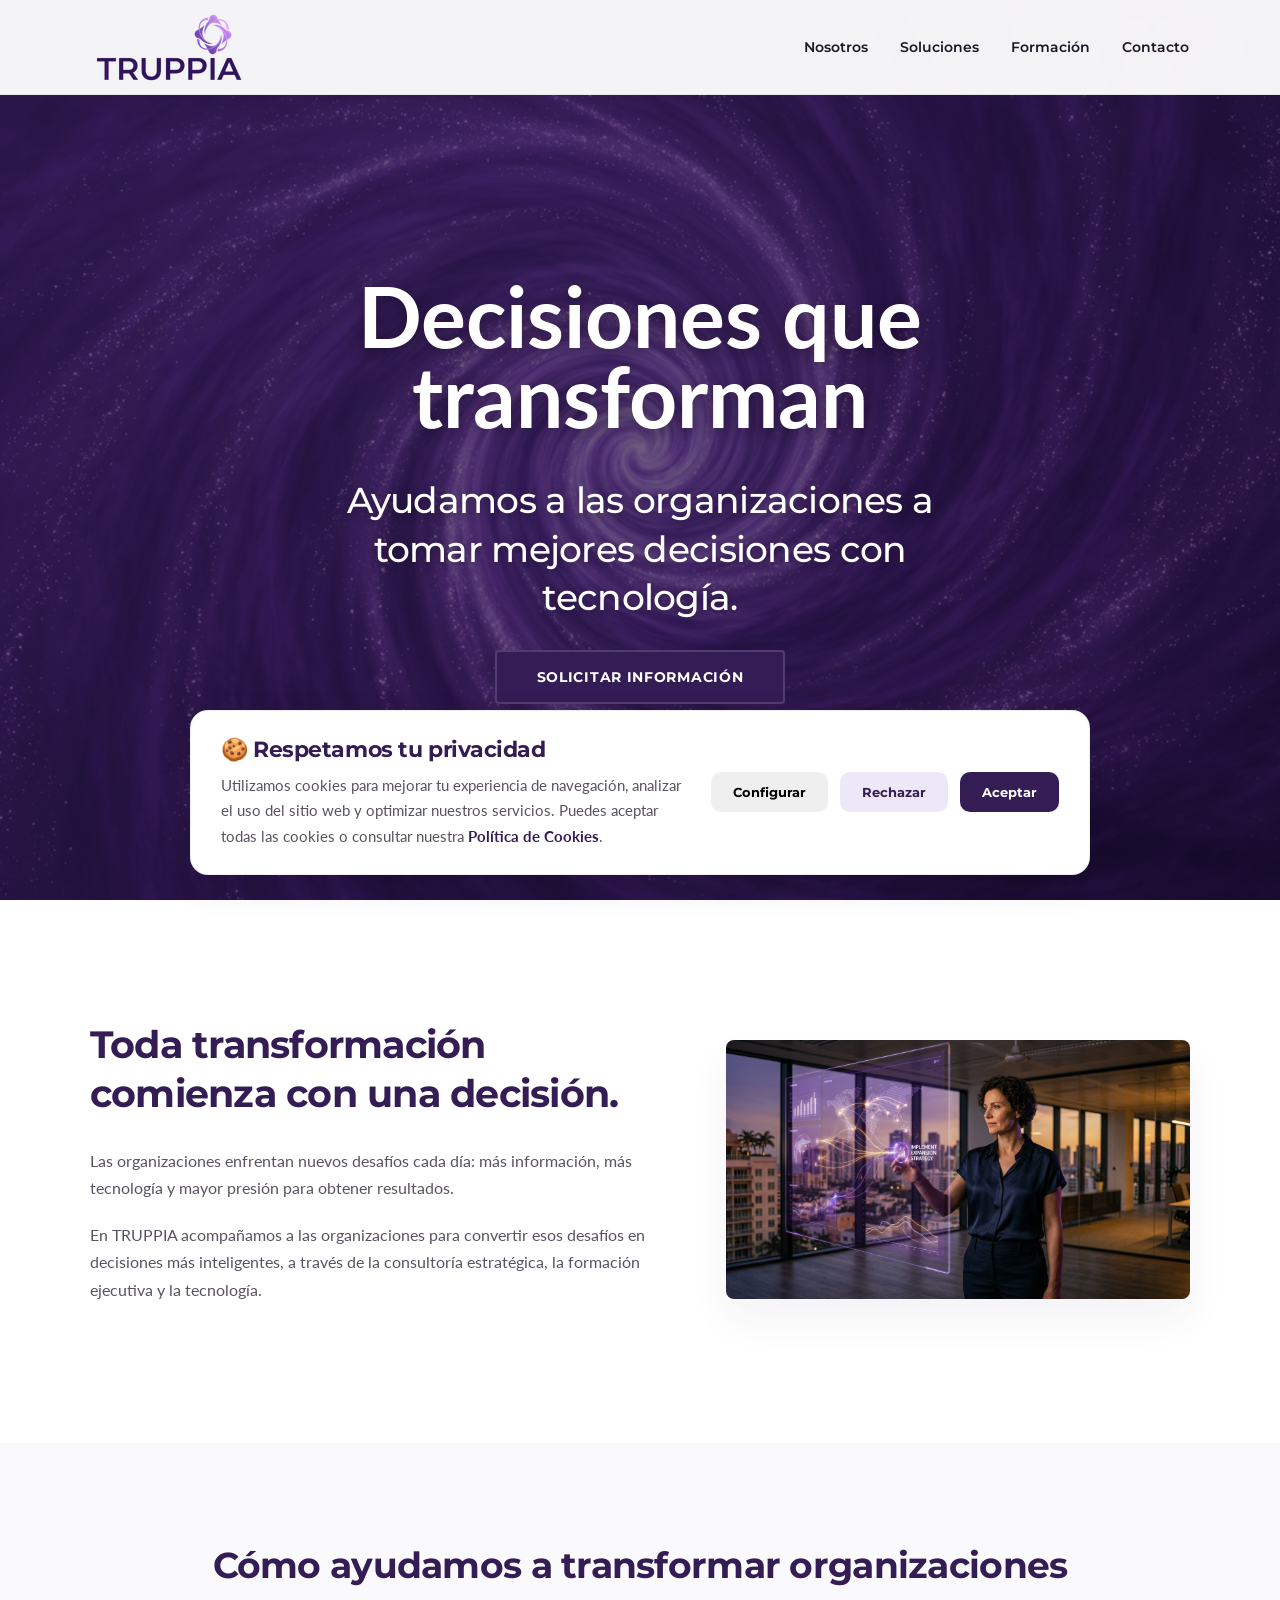
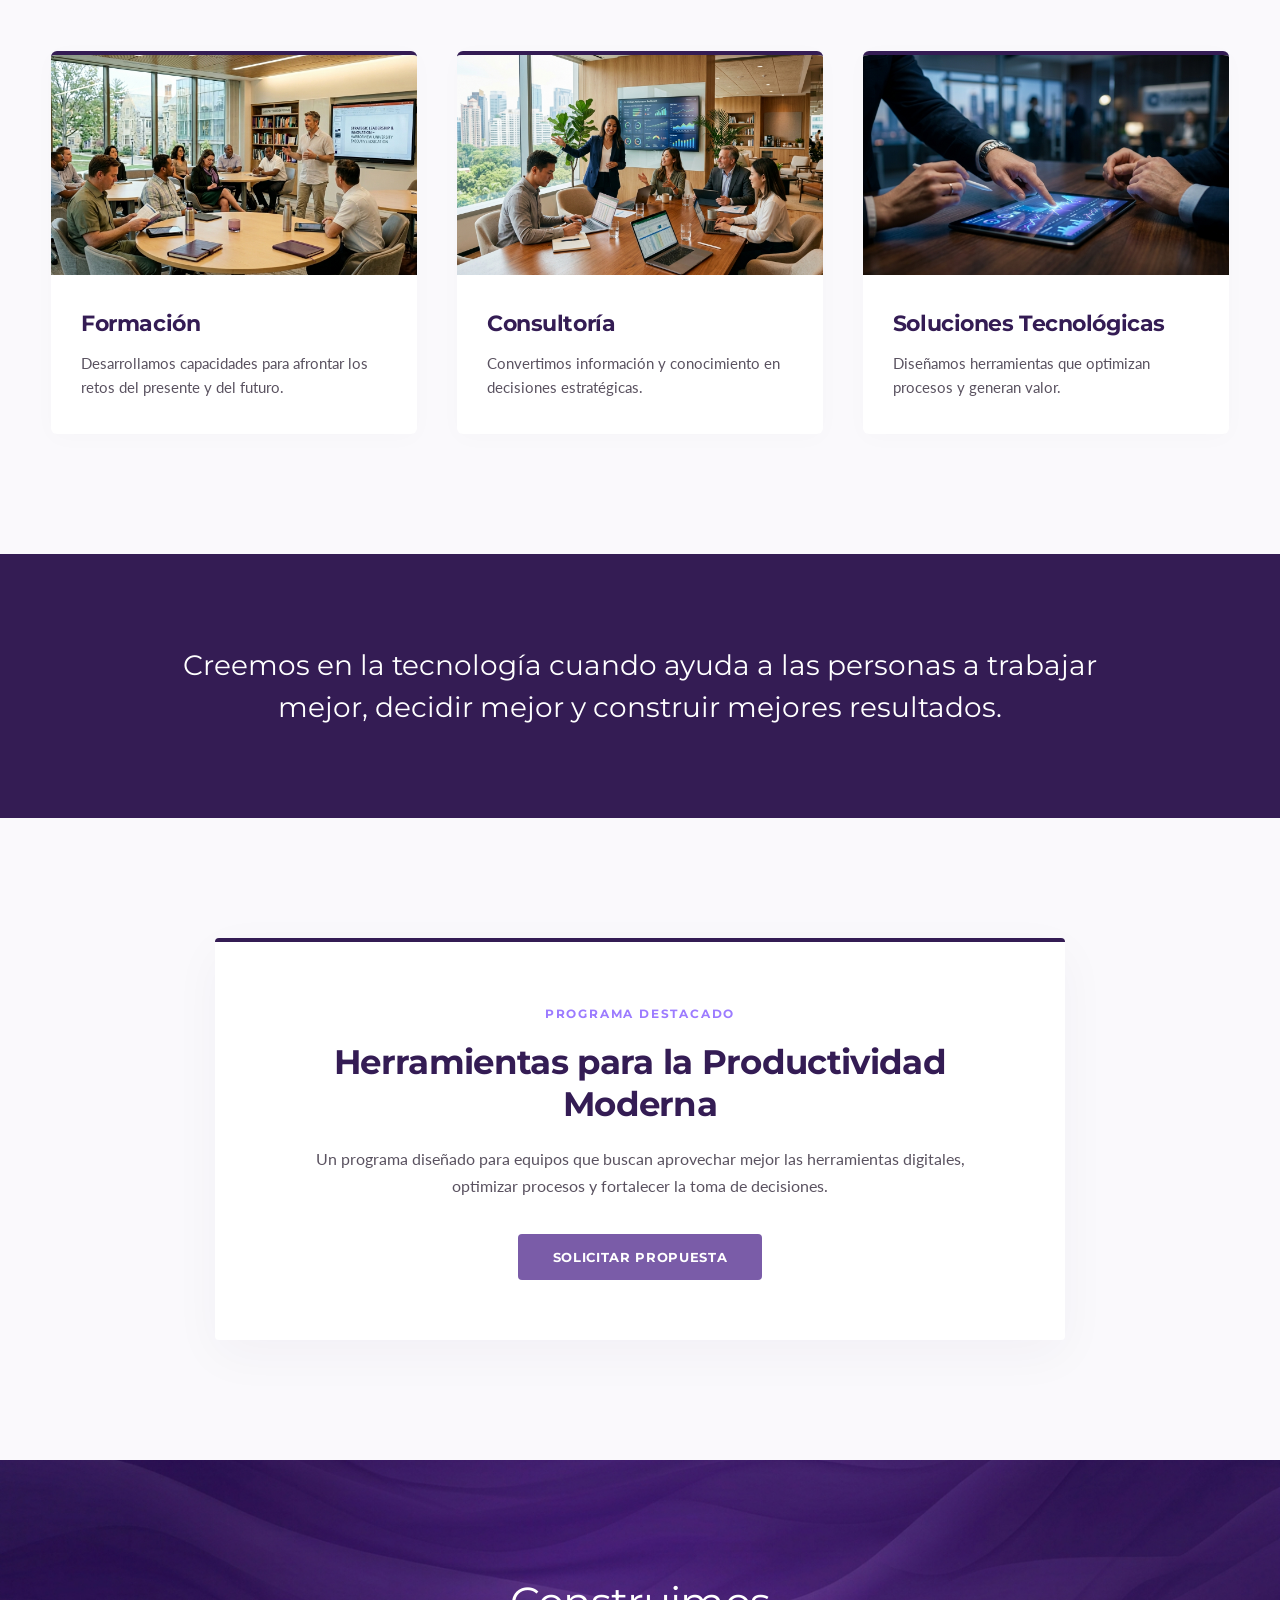
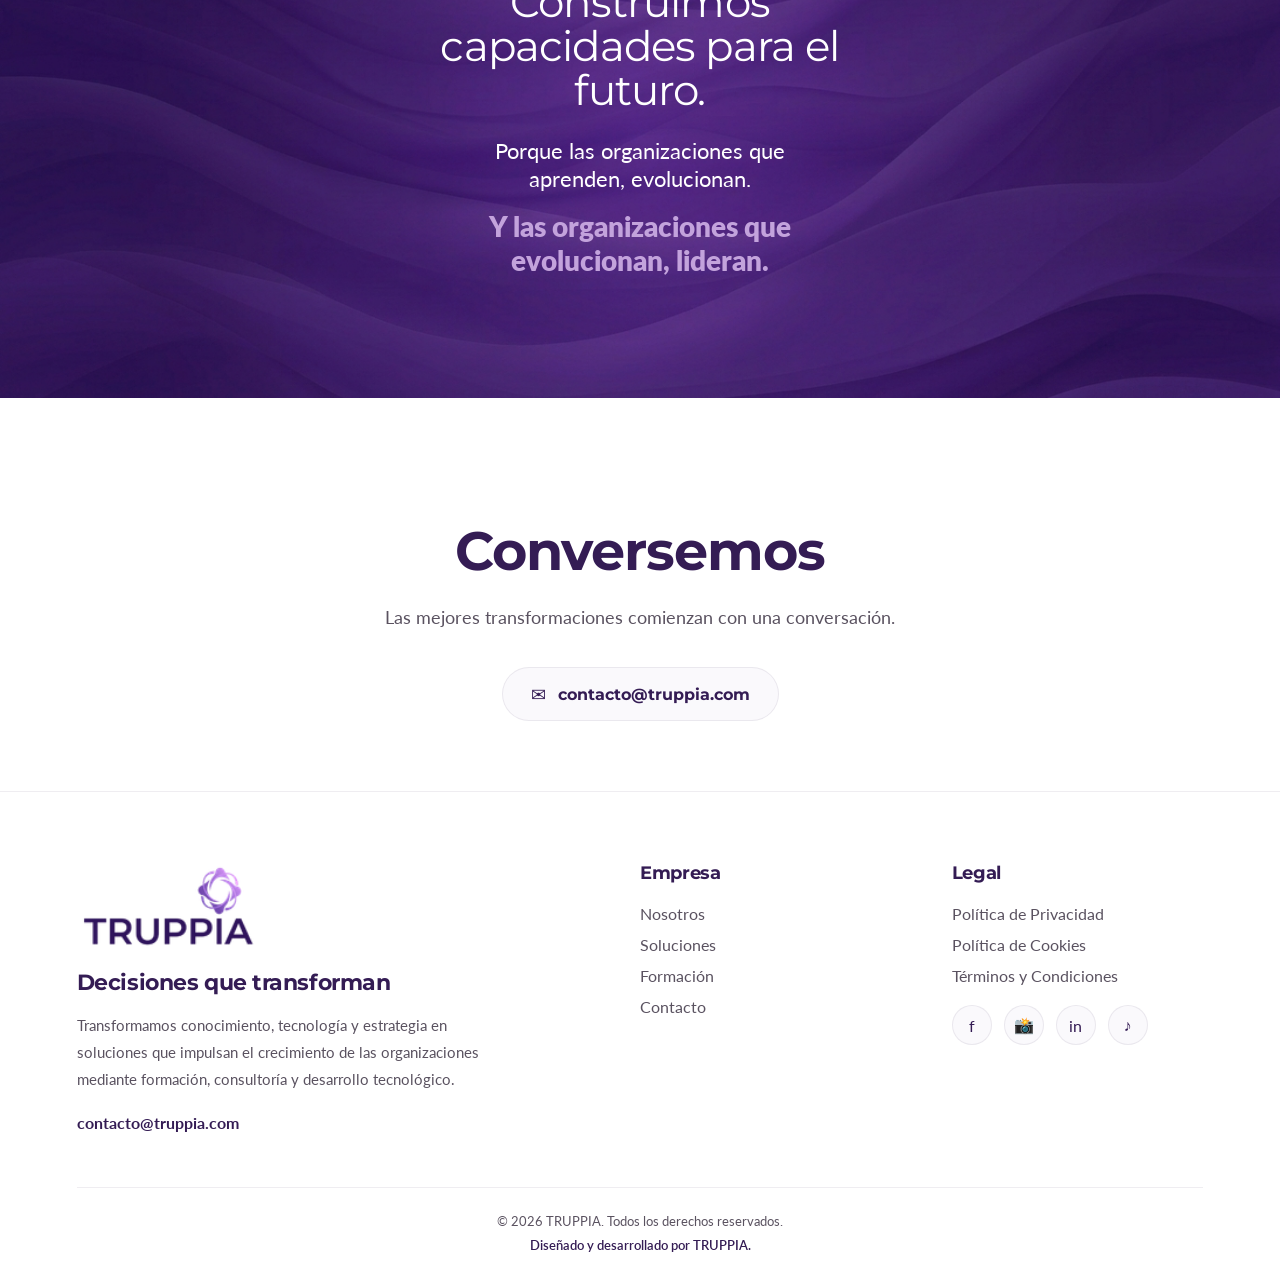
<file: index.html>
<!DOCTYPE html>
<html lang="es">

<head>

    <meta charset="UTF-8">

    <meta name="viewport" content="width=device-width, initial-scale=1.0">

    <title>TRUPPIA | Consultoría Estratégica, Formación e Inteligencia Artificial para Empresas</title>

    <meta name="description"
        content="TRUPPIA impulsa la eficiencia operativa empresarial mediante consultoría estratégica, formación ejecutiva, inteligencia artificial, analítica de datos y soluciones tecnológicas para organizaciones.">

    <meta name="robots" content="index, follow">

    <meta name="author" content="TRUPPIA">

    <meta name="keywords"
        content="consultoría estratégica, inteligencia artificial, capacitación empresarial, transformación digital, analítica de datos, automatización, productividad, ciencia de datos">

    <meta name="theme-color" content="#301560">

    <link rel="canonical" href="https://www.truppia.com/">

    <!-- Favicon -->
    <link rel="icon" type="image/png" href="favicon.png">

    <!-- Open Graph -->
    <meta property="og:type" content="website">
<meta property="og:url" content="https://www.truppia.com/">
<meta property="og:site_name" content="TRUPPIA">

<meta property="og:title"
content="TRUPPIA | Decisiones que transforman">

<meta property="og:description"
content="Consultoría estratégica, formación ejecutiva y soluciones tecnológicas para organizaciones.">

<meta property="og:image"
content="https://www.truppia.com/hero-truppia.jpg">

<meta property="og:image:width" content="1200">
<meta property="og:image:height" content="630">
<meta property="og:image:type" content="image/jpeg">

<meta property="og:locale" content="es_CO">

    <!-- Twitter Cards -->

    <meta name="twitter:card" content="summary_large_image">

    <meta name="twitter:title"
        content="TRUPPIA | Decisiones que transforman">

    <meta name="twitter:description"
        content="Consultoría estratégica, formación ejecutiva e inteligencia artificial para empresas.">

    <meta name="twitter:image"
content="https://www.truppia.com/hero-truppia.jpg">

    <!-- Google Fonts -->

    <link rel="preconnect" href="https://fonts.googleapis.com">

    <link rel="preconnect" href="https://fonts.gstatic.com" crossorigin>

    <link href="https://fonts.googleapis.com/css2?family=Lato:wght@300;400;700&family=Montserrat:wght@400;500;700;800&display=swap"
        rel="stylesheet">

    <!-- CSS -->

    <link rel="stylesheet" href="Style.css">

<script type="application/ld+json">
{
  "@context": "https://schema.org",
  "@type": "Organization",
  "name": "TRUPPIA",
  "url": "https://www.truppia.com",
"logo": "https://www.truppia.com/logo-truppia.png",
  "description": "TRUPPIA impulsa la eficiencia operativa empresarial mediante consultoría estratégica, formación ejecutiva, inteligencia artificial, analítica de datos y soluciones tecnológicas para organizaciones.",
  "email": "mailto:contacto@truppia.com",
  "sameAs": [
    "https://www.linkedin.com/company/truppia-oficial/",
    "https://www.facebook.com/profile.php?id=61590745681911",
    "https://www.instagram.com/truppia.oficial",
    "https://www.tiktok.com/@truppia.oficial"
  ]
}
</script>
  
</head>

<body>

<header class="navbar">
    <div class="navbar-container">

        <a href="#hero" class="logo-area">
            <img src="logo-truppia.png" alt="TRUPPIA Logo">
        </a>

        <nav class="nav-menu">
            <a href="#nosotros" class="nav-link">Nosotros</a>
            <a href="#soluciones" class="nav-link">Soluciones</a>
            <a href="#formacion" class="nav-link">Formación</a>
            <a href="#contacto" class="nav-link">Contacto</a>
        </nav>

    </div>
</header>

<!-- PANTALLA 1 -->

<section id="hero" class="hero-section">

    <div class="hero-overlay"></div>

    <div class="hero-content">

        <p class="hero-tagline">
    Decisiones que<br>transforman
</p>

<h1 class="hero-title">
    Ayudamos a las organizaciones a tomar mejores decisiones con tecnología.
</h1>

<a href="#contacto" class="btn-primary">
    SOLICITAR INFORMACIÓN
</a>

    </div>

</section>

<!-- PANTALLA 2 -->

<section id="nosotros" class="intro-section">

    <div class="intro-container">

        <div class="intro-text-side">

            <h2>
                Toda transformación comienza con una decisión.
            </h2>

            <p>
                Las organizaciones enfrentan nuevos desafíos cada día:
                más información, más tecnología y mayor presión para obtener resultados.
            </p>

            <p>
                En TRUPPIA acompañamos a las organizaciones para convertir esos desafíos
                 en decisiones más inteligentes, a través de la consultoría estratégica,
                la formación ejecutiva y la tecnología.
            </p>

        </div>

        <div class="intro-image-side">

            <img src="decision-truppia.jpg"
                 alt="Decisión estratégica">

        </div>

    </div>

</section>

<!-- PANTALLA 3 -->

<section id="soluciones" class="pillars-section">

    <div class="pillars-container">

        <h2 class="pillars-main-title">
            Cómo ayudamos a transformar organizaciones
        </h2>

        <div class="pillars-grid">

            <!-- FORMACIÓN -->

            <div class="pillar-card">

                <div class="pillar-image-wrapper">
                    <img src="formacion.jpg"
                         alt="Formación empresarial">
                </div>

                <div class="pillar-info">
                    <h3>Formación</h3>
                    <p>
                        Desarrollamos capacidades para afrontar los retos
                        del presente y del futuro.
                    </p>
                </div>

            </div>

            <!-- CONSULTORÍA -->

            <div class="pillar-card">

                <div class="pillar-image-wrapper">
                    <img src="consultoria.jpg"
                         alt="Consultoría estratégica">
                </div>

                <div class="pillar-info">
                    <h3>Consultoría</h3>
                    <p>
                        Convertimos información y conocimiento en decisiones estratégicas.
                    </p>
                </div>

            </div>

            <!-- TECNOLOGÍA -->

            <div class="pillar-card">

                <div class="pillar-image-wrapper">
                    <img src="tecnologia.jpeg"
                         alt="Soluciones tecnológicas">
                </div>

                <div class="pillar-info">
                    <h3>Soluciones Tecnológicas</h3>
                    <p>
                        Diseñamos herramientas que optimizan procesos
                        y generan valor.
                    </p>
                </div>

            </div>

        </div>

    </div>

</section>

<!-- PANTALLA 4 -->

<section class="purpose-banner">

    <div class="purpose-container">

        <p>
            Creemos en la tecnología cuando ayuda a las personas a trabajar mejor,
            decidir mejor y construir mejores resultados.
        </p>

    </div>

</section>

<!-- PANTALLA 5 -->

<section id="formacion" class="featured-section">

    <div class="featured-box">

        <span class="featured-tag">
            PROGRAMA DESTACADO
        </span>

        <h2>
            Herramientas para la Productividad Moderna
        </h2>

        <p>
            Un programa diseñado para equipos que buscan aprovechar mejor
            las herramientas digitales, optimizar procesos y fortalecer
            la toma de decisiones.
        </p>

        <a href="#contacto" class="btn-dark-purple">
            SOLICITAR PROPUESTA
        </a>

    </div>

</section>

<!-- PANTALLA 6 -->

<section class="evolution-banner">

    <div class="evolution-overlay"></div>

    <div class="evolution-content">

    <h2>
        Construimos<br>
        capacidades para el<br>
        futuro.
    </h2>

    <p class="evolution-sub">
        Porque las organizaciones que<br>
        aprenden, evolucionan.
    </p>

    <p class="evolution-highlight">
        Y las organizaciones que<br>
        evolucionan, lideran.
    </p>

</div>

</section>

<!-- PANTALLA 7 -->

<section id="contacto" class="contact-section">

    <div class="contact-container">

        <h2 class="contact-title">
            Conversemos
        </h2>

        <p class="contact-subtitle">
            Las mejores transformaciones comienzan con una conversación.
        </p>

        <div class="email-badge">

            <span class="email-icon">✉</span>

            <a href="mailto:k.owen@truppia.com">
                contacto@truppia.com
            </a>

        </div>

    </div>

</section>

<footer class="main-footer">

    <div class="footer-container">

        <!-- ===========================
             COLUMNA 1
        ============================ -->

        <div class="footer-brand">

            <img src="logo-truppia.png"
                 alt="TRUPPIA"
                 class="footer-logo-img">

            <h3 class="footer-tagline">
                Decisiones que transforman
            </h3>

            <p class="footer-description">
                Transformamos conocimiento, tecnología y estrategia
                en soluciones que impulsan el crecimiento de las
                organizaciones mediante formación, consultoría y
                desarrollo tecnológico.
            </p>

            <p class="footer-email">
                contacto@truppia.com
            </p>

        </div>

        <!-- ===========================
             COLUMNA 2
        ============================ -->

        <div class="footer-column">

            <h3>Empresa</h3>

            <ul>

                <li><a href="#nosotros">Nosotros</a></li>

                <li><a href="#soluciones">Soluciones</a></li>

                <li><a href="#formacion">Formación</a></li>

                <li><a href="#contacto">Contacto</a></li>

            </ul>

        </div>

        <!-- ===========================
             COLUMNA 3
        ============================ -->

        <div class="footer-column">

            <h3>Legal</h3>

            <ul>

                <li>
                    <a href="privacy.html">
                        Política de Privacidad
                    </a>
                </li>

                <li>
                    <a href="cookies.html">
                        Política de Cookies
                    </a>
                </li>

                <li>
                    <a href="terms.html">
                        Términos y Condiciones
                    </a>
                </li>

            </ul>

            <div class="footer-social">

                <a href="https://www.facebook.com/profile.php?id=61590745681911"
                   target="_blank">f</a>

                <a href="https://www.instagram.com/truppia.oficial/"
                   target="_blank">📸</a>

                <a href="https://www.linkedin.com/company/129414101"
                   target="_blank">in</a>

                <a href="https://www.tiktok.com/@truppia.oficial"
                   target="_blank">♪</a>

            </div>

        </div>

    </div>

    <div class="footer-bottom">

        <p class="copyright">

            © 2026 TRUPPIA. Todos los derechos reservados.

        </p>

        <p class="footer-developed">

            Diseñado y desarrollado por TRUPPIA.

        </p>

    </div>

</footer>

<!-- ======================================================
     COOKIE BANNER
====================================================== -->

<div id="cookie-banner" class="cookie-banner">

    <div class="cookie-content">

        <div class="cookie-text">

            <h3>🍪 Respetamos tu privacidad</h3>

            <p>

                Utilizamos cookies para mejorar tu experiencia de navegación,
                analizar el uso del sitio web y optimizar nuestros servicios.

                Puedes aceptar todas las cookies o consultar nuestra
                <a href="cookies.html">Política de Cookies</a>.

            </p>

        </div>

        <div class="cookie-buttons">

    <button id="settings-cookies" class="cookie-btn tertiary">

        Configurar

    </button>

    <button id="reject-cookies" class="cookie-btn secondary">

        Rechazar

    </button>

    <button id="accept-cookies" class="cookie-btn primary">

        Aceptar

    </button>

</div>

    </div>

</div>
    <!-- ======================================================
     COOKIE SETTINGS MODAL
====================================================== -->

<div id="cookie-modal" class="cookie-modal">

    <div class="cookie-modal-content">

        <h2>🍪 Configuración de Cookies</h2>

        <p class="cookie-modal-intro">

            Personaliza las cookies que deseas permitir.
            Las cookies necesarias permanecerán siempre activas
            para garantizar el correcto funcionamiento del sitio.

        </p>

        <div class="cookie-option">

            <div>

                <strong>Cookies necesarias</strong>

                <p>Son indispensables para el funcionamiento del sitio.</p>

            </div>

            <input type="checkbox" checked disabled>

        </div>

        <div class="cookie-option">

            <div>

                <strong>Cookies analíticas</strong>

                <p>Nos ayudan a mejorar continuamente la experiencia del sitio.</p>

            </div>

            <input type="checkbox" id="analytics-cookie">

        </div>

        <div class="cookie-option">

            <div>

                <strong>Cookies de preferencias</strong>

                <p>Recuerdan configuraciones y preferencias del usuario.</p>

            </div>

            <input type="checkbox" id="preferences-cookie">

        </div>

        <div class="cookie-option">

            <div>

                <strong>Cookies de marketing</strong>

                <p>

                    Actualmente TRUPPIA no utiliza cookies publicitarias.

                </p>

            </div>

            <input type="checkbox" disabled>

        </div>

        <div class="cookie-modal-buttons">

            <button id="cancel-cookies"
                    class="cookie-btn secondary">

                Cancelar

            </button>

            <button id="save-cookies"
                    class="cookie-btn primary">

                Guardar preferencias

            </button>

        </div>

    </div>

</div>
  <script src="main.js"></script>
</div>
</body>
</html>
</file>
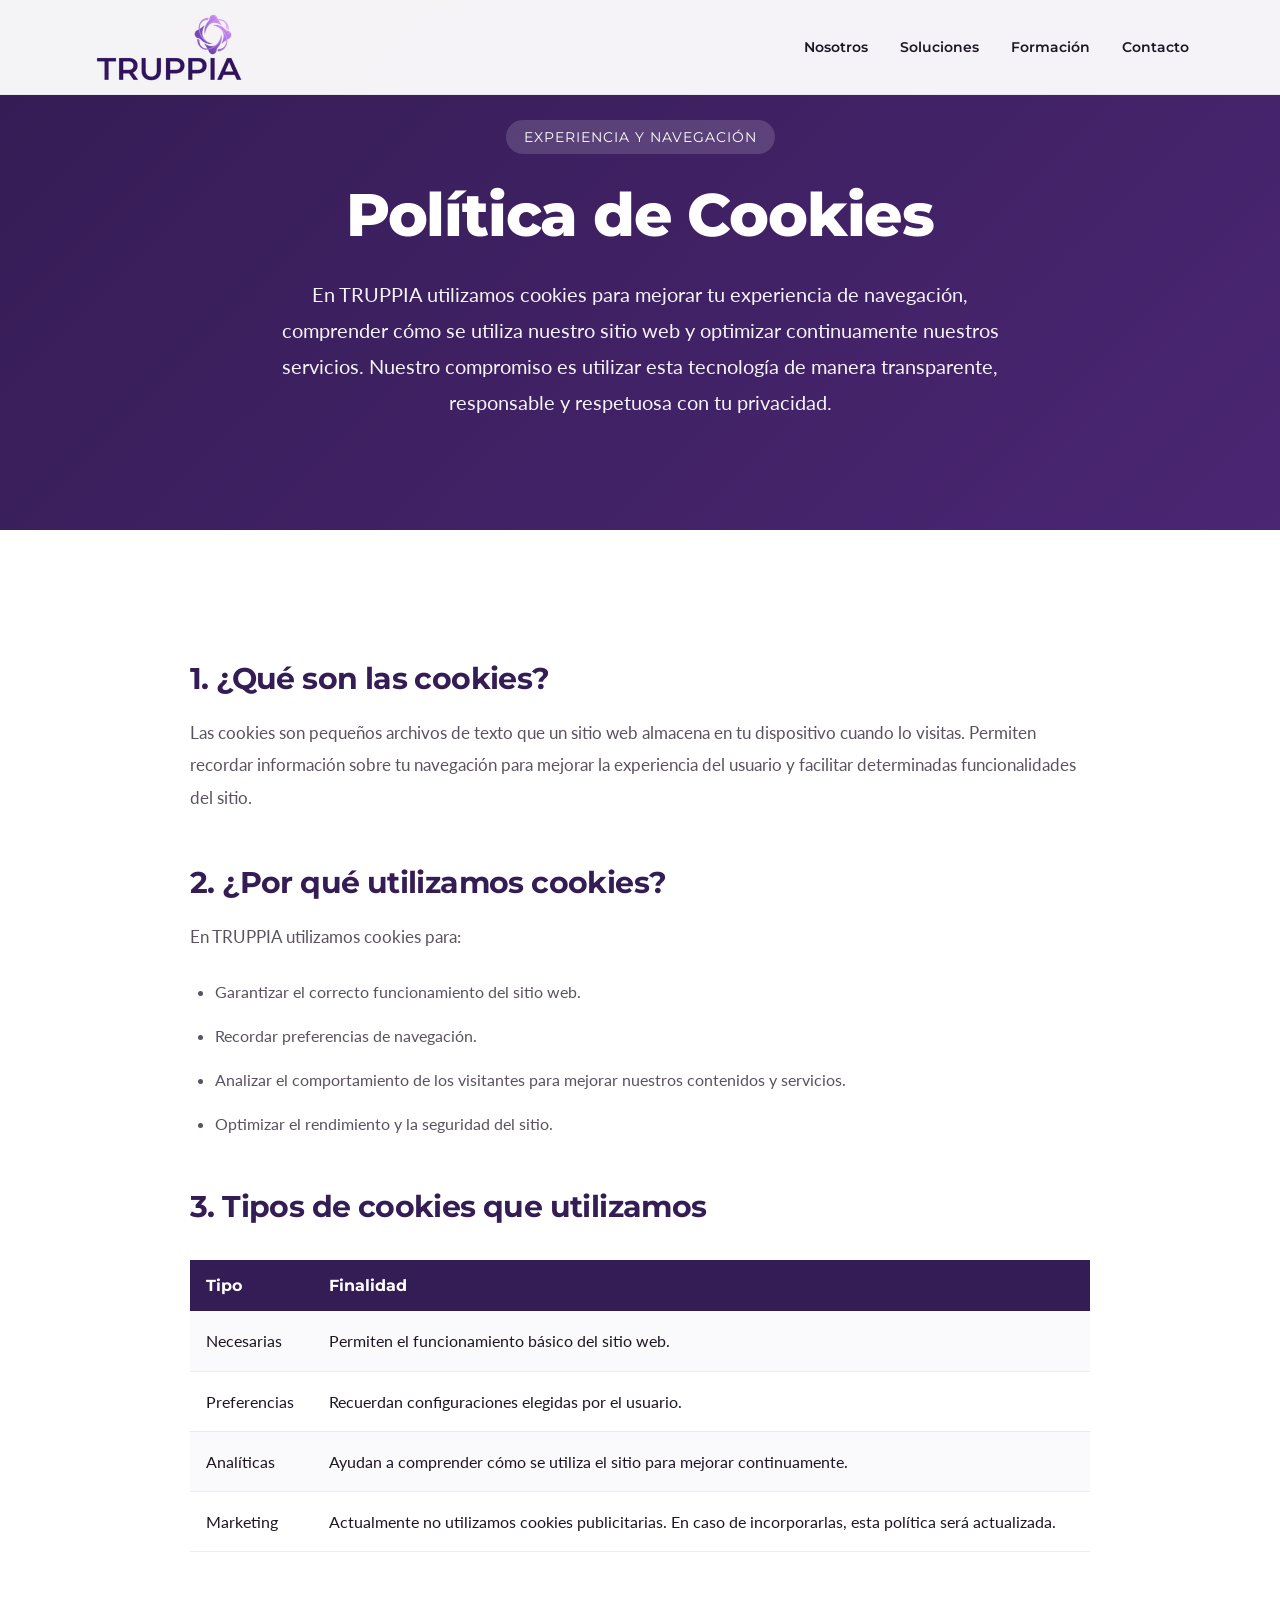
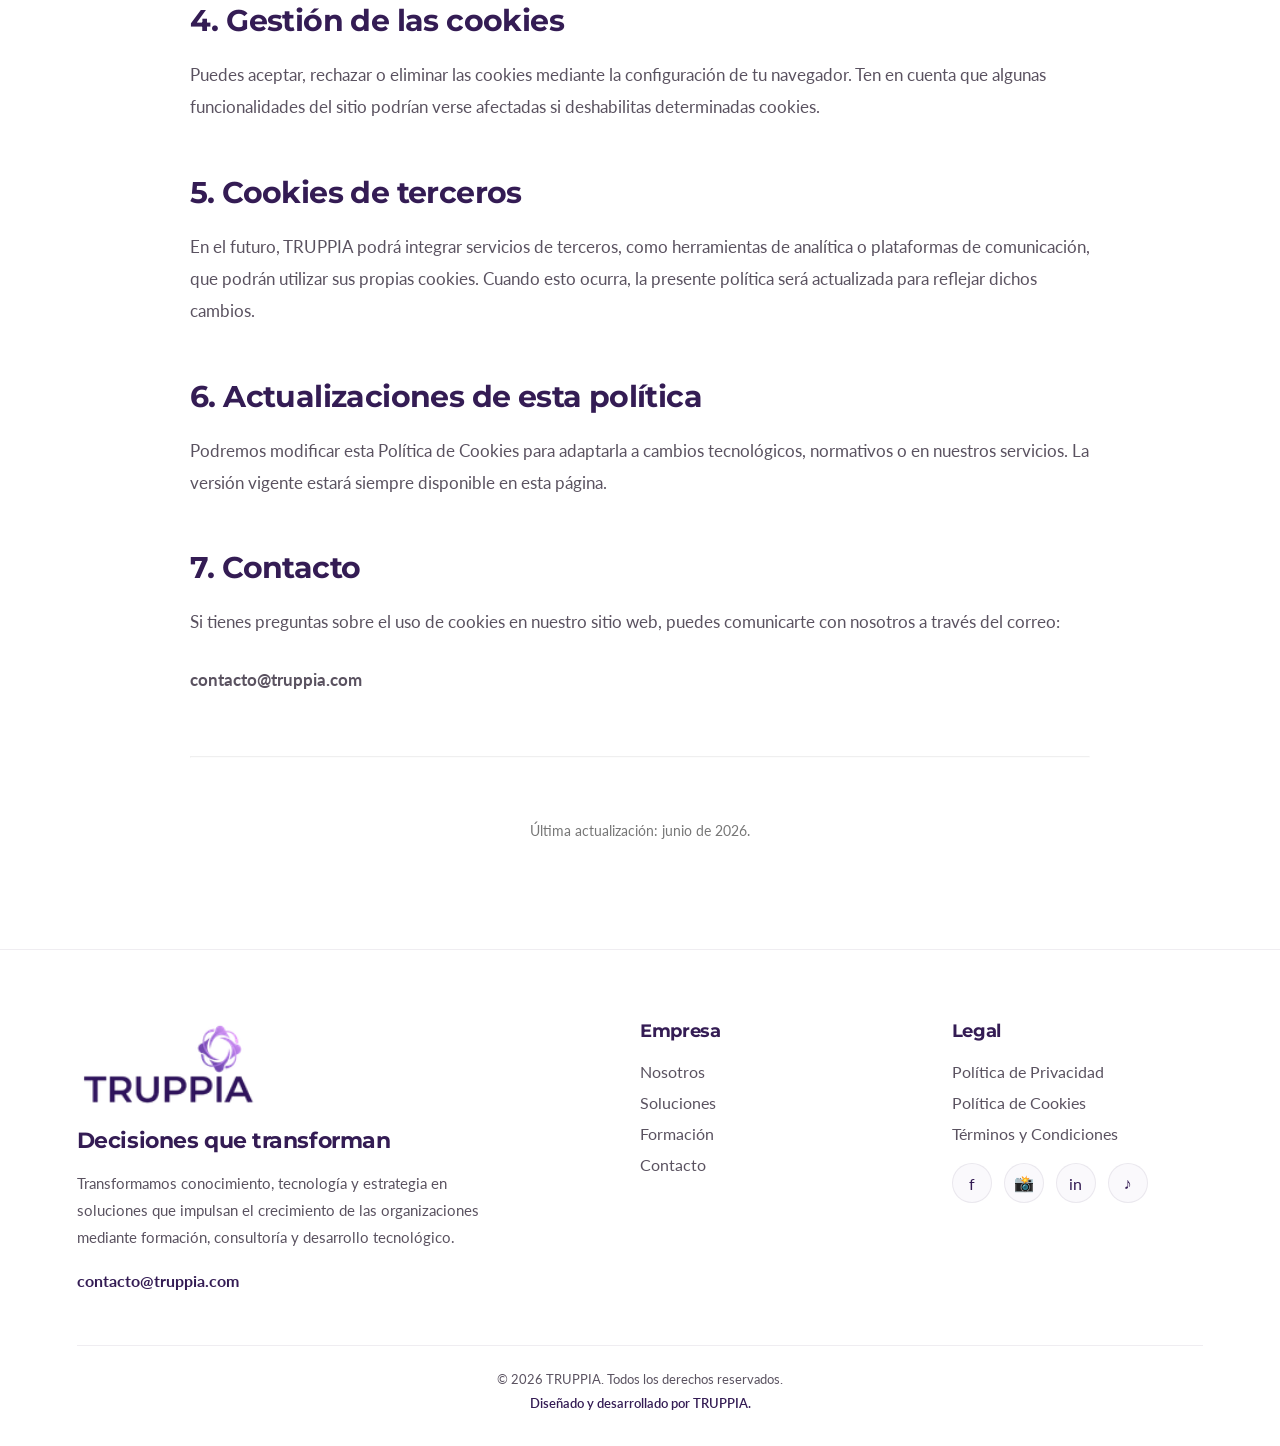
<file: cookies.html>
<!DOCTYPE html>
<html lang="es">

<head>

<meta charset="UTF-8">
<meta name="viewport" content="width=device-width, initial-scale=1.0">

<title>Política de Cookies | TRUPPIA</title>

<link rel="icon" type="image/png" href="favicon.png">

<link rel="preconnect" href="https://fonts.googleapis.com">
<link rel="preconnect" href="https://fonts.gstatic.com" crossorigin>

<link href="https://fonts.googleapis.com/css2?family=Lato:wght@300;400;700&family=Montserrat:wght@400;500;700;800&display=swap" rel="stylesheet">

<link rel="stylesheet" href="Style.css">

</head>

<body>

<header class="navbar">

    <div class="navbar-container">

        <a href="index.html" class="logo-area">

            <img src="logo-truppia.png" alt="TRUPPIA Logo">

        </a>

        <nav class="nav-menu">

    <a href="index.html#nosotros" class="nav-link">Nosotros</a>

    <a href="index.html#soluciones" class="nav-link">Soluciones</a>

    <a href="index.html#formacion" class="nav-link">Formación</a>

    <a href="index.html#contacto" class="nav-link">Contacto</a>

</nav>

    </div>

</header>


<section class="legal-hero">

    <div class="legal-container">

        <span class="legal-badge">
            Experiencia y Navegación
        </span>

        <h1>
            Política de Cookies
        </h1>

        <p class="legal-intro">

            En TRUPPIA utilizamos cookies para mejorar tu experiencia de navegación, comprender
            cómo se utiliza nuestro sitio web y optimizar continuamente nuestros servicios.
            Nuestro compromiso es utilizar esta tecnología de manera transparente,
            responsable y respetuosa con tu privacidad.
            
        </p>

        </div>
</section>

<section class="legal-content">

    <div class="legal-container">
        
<h2>1. ¿Qué son las cookies?</h2>

<p>
Las cookies son pequeños archivos de texto que un sitio web almacena en tu dispositivo cuando lo visitas. Permiten recordar información sobre tu navegación para mejorar la experiencia del usuario y facilitar determinadas funcionalidades del sitio.
</p>

<h2>2. ¿Por qué utilizamos cookies?</h2>

<p>En TRUPPIA utilizamos cookies para:</p>

<ul>
<li>Garantizar el correcto funcionamiento del sitio web.</li>
<li>Recordar preferencias de navegación.</li>
<li>Analizar el comportamiento de los visitantes para mejorar nuestros contenidos y servicios.</li>
<li>Optimizar el rendimiento y la seguridad del sitio.</li>
</ul>

<h2>3. Tipos de cookies que utilizamos</h2>

<table class="legal-table">

<tr>
<th>Tipo</th>
<th>Finalidad</th>
</tr>

<tr>
<td>Necesarias</td>
<td>Permiten el funcionamiento básico del sitio web.</td>
</tr>

<tr>
<td>Preferencias</td>
<td>Recuerdan configuraciones elegidas por el usuario.</td>
</tr>

<tr>
<td>Analíticas</td>
<td>Ayudan a comprender cómo se utiliza el sitio para mejorar continuamente.</td>
</tr>

<tr>
<td>Marketing</td>
<td>Actualmente no utilizamos cookies publicitarias. En caso de incorporarlas, esta política será actualizada.</td>
</tr>

</table>

<h2>4. Gestión de las cookies</h2>

<p>
Puedes aceptar, rechazar o eliminar las cookies mediante la configuración de tu navegador. Ten en cuenta que algunas funcionalidades del sitio podrían verse afectadas si deshabilitas determinadas cookies.
</p>

<h2>5. Cookies de terceros</h2>

<p>
En el futuro, TRUPPIA podrá integrar servicios de terceros, como herramientas de analítica o plataformas de comunicación, que podrán utilizar sus propias cookies. Cuando esto ocurra, la presente política será actualizada para reflejar dichos cambios.
</p>

<h2>6. Actualizaciones de esta política</h2>

<p>
Podremos modificar esta Política de Cookies para adaptarla a cambios tecnológicos, normativos o en nuestros servicios. La versión vigente estará siempre disponible en esta página.
</p>

<h2>7. Contacto</h2>

<p>
Si tienes preguntas sobre el uso de cookies en nuestro sitio web, puedes comunicarte con nosotros a través del correo:
</p>

<p>

<strong>contacto@truppia.com</strong>

</p>

<hr style="margin:60px 0; opacity:.15;">

<p style="text-align:center;color:#777;font-size:14px;">

Última actualización: junio de 2026.

</p>

    </div>

</section>

<footer class="main-footer">

    <div class="footer-container">

        <!-- ===========================
             COLUMNA 1
        ============================ -->

        <div class="footer-brand">

            <img src="logo-truppia.png"
                 alt="TRUPPIA"
                 class="footer-logo-img">

            <h3 class="footer-tagline">
                Decisiones que transforman
            </h3>

            <p class="footer-description">
                Transformamos conocimiento, tecnología y estrategia
                en soluciones que impulsan el crecimiento de las
                organizaciones mediante formación, consultoría y
                desarrollo tecnológico.
            </p>

            <p class="footer-email">
                contacto@truppia.com
            </p>

        </div>

        <!-- ===========================
             COLUMNA 2
        ============================ -->

        <div class="footer-column">

            <h3>Empresa</h3>

            <ul>

                <li><a href="#nosotros">Nosotros</a></li>

                <li><a href="#soluciones">Soluciones</a></li>

                <li><a href="#formacion">Formación</a></li>

                <li><a href="#contacto">Contacto</a></li>

            </ul>

        </div>

        <!-- ===========================
             COLUMNA 3
        ============================ -->

        <div class="footer-column">

            <h3>Legal</h3>

            <ul>

                <li>
                    <a href="privacy.html">
                        Política de Privacidad
                    </a>
                </li>

                <li>
                    <a href="cookies.html">
                        Política de Cookies
                    </a>
                </li>

                <li>
                    <a href="terms.html">
                        Términos y Condiciones
                    </a>
                </li>

            </ul>

            <div class="footer-social">

                <a href="https://www.facebook.com/profile.php?id=61590745681911"
                   target="_blank">f</a>

                <a href="https://www.instagram.com/truppia.oficial/"
                   target="_blank">📸</a>

                <a href="https://www.linkedin.com/company/129414101"
                   target="_blank">in</a>

                <a href="https://www.tiktok.com/@truppia.oficial"
                   target="_blank">♪</a>

            </div>

        </div>

    </div>

    <div class="footer-bottom">

        <p class="copyright">

            © 2026 TRUPPIA. Todos los derechos reservados.

        </p>

        <p class="footer-developed">

            Diseñado y desarrollado por TRUPPIA.

        </p>

    </div>

</footer>


</body>

</html>
</file>
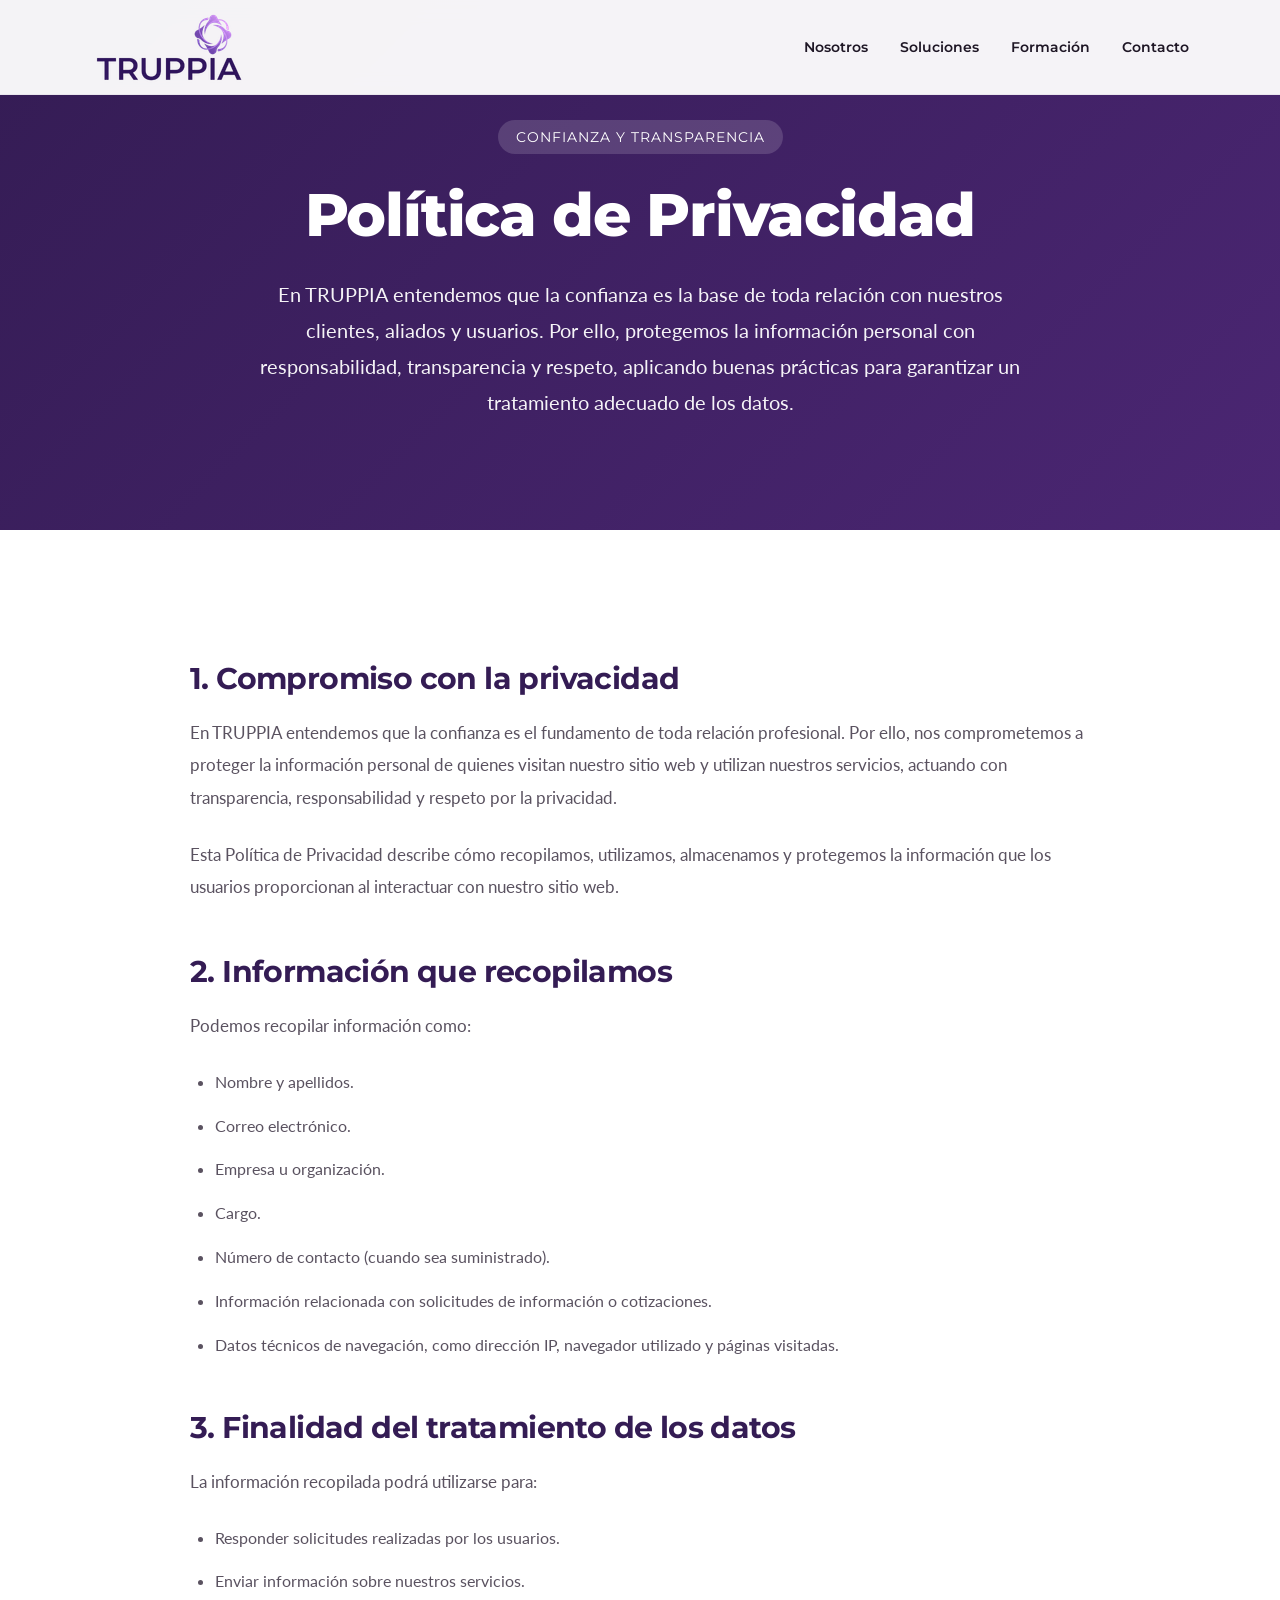
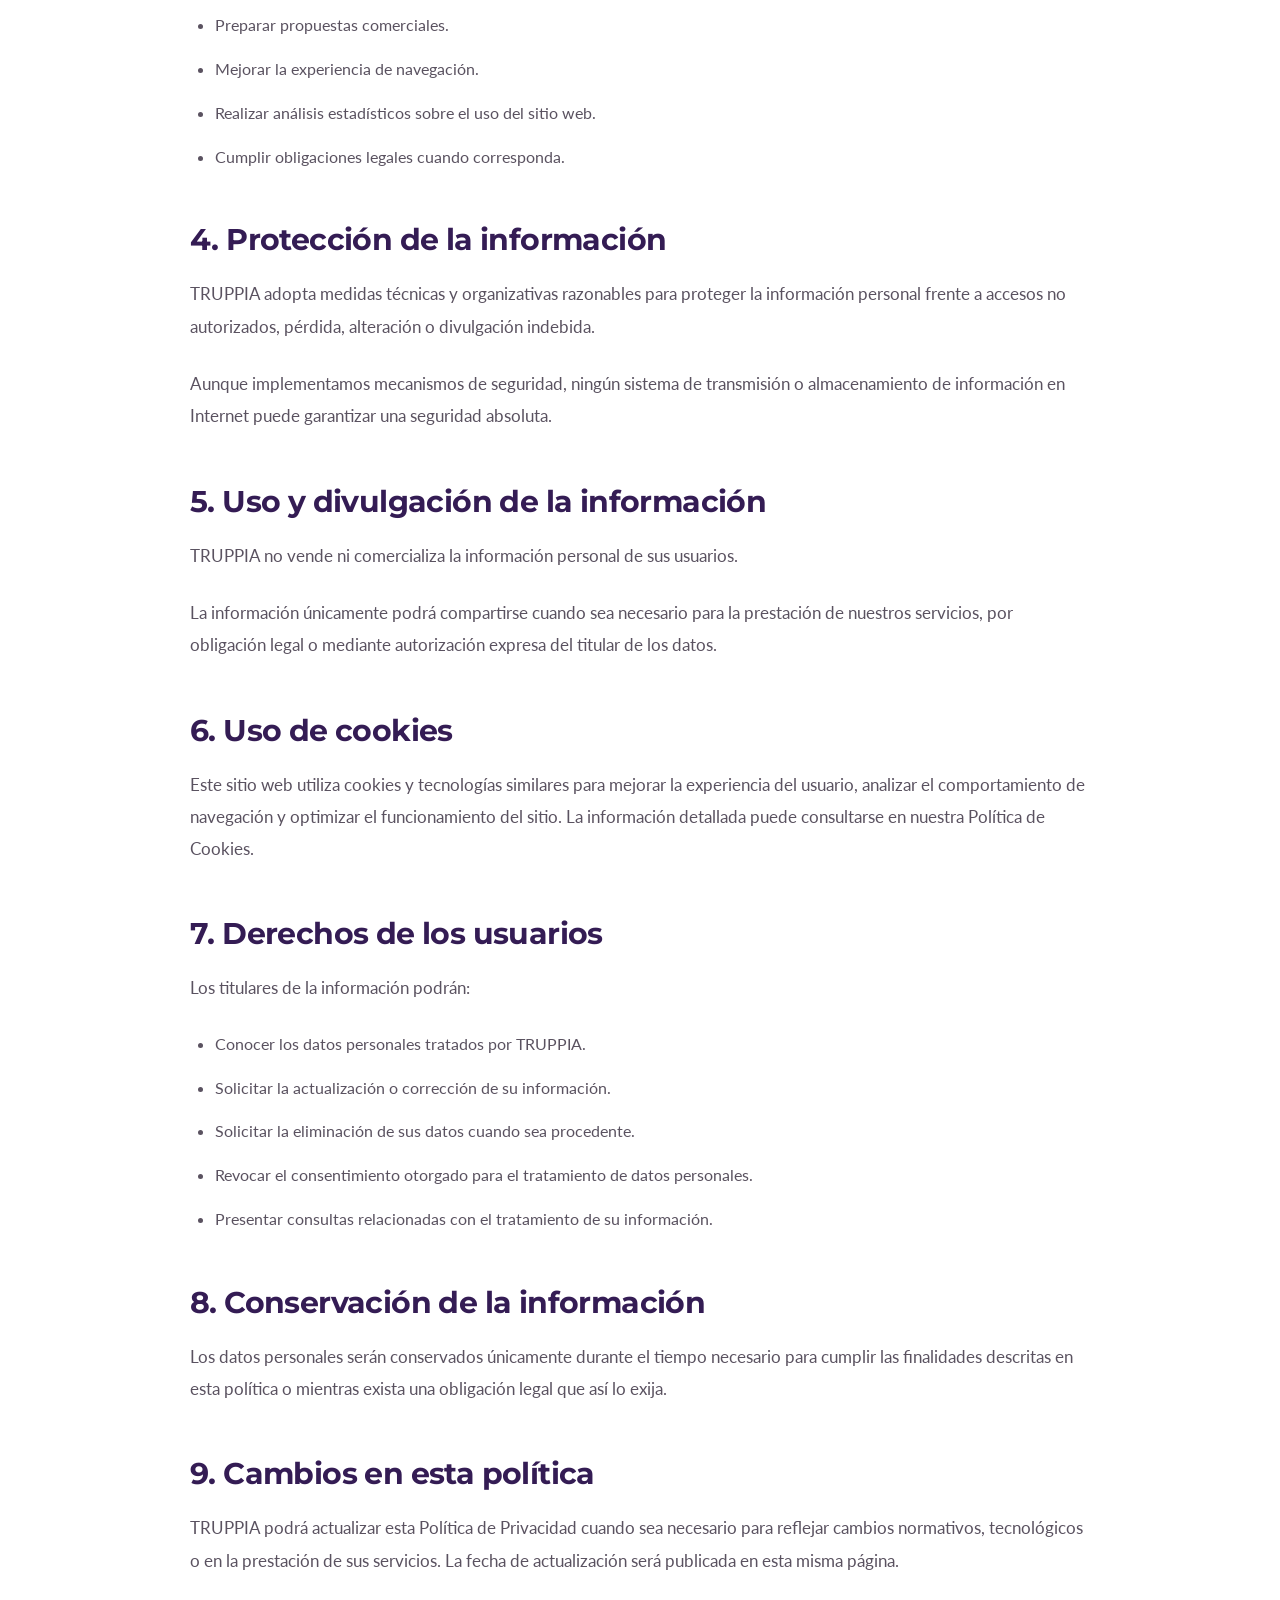
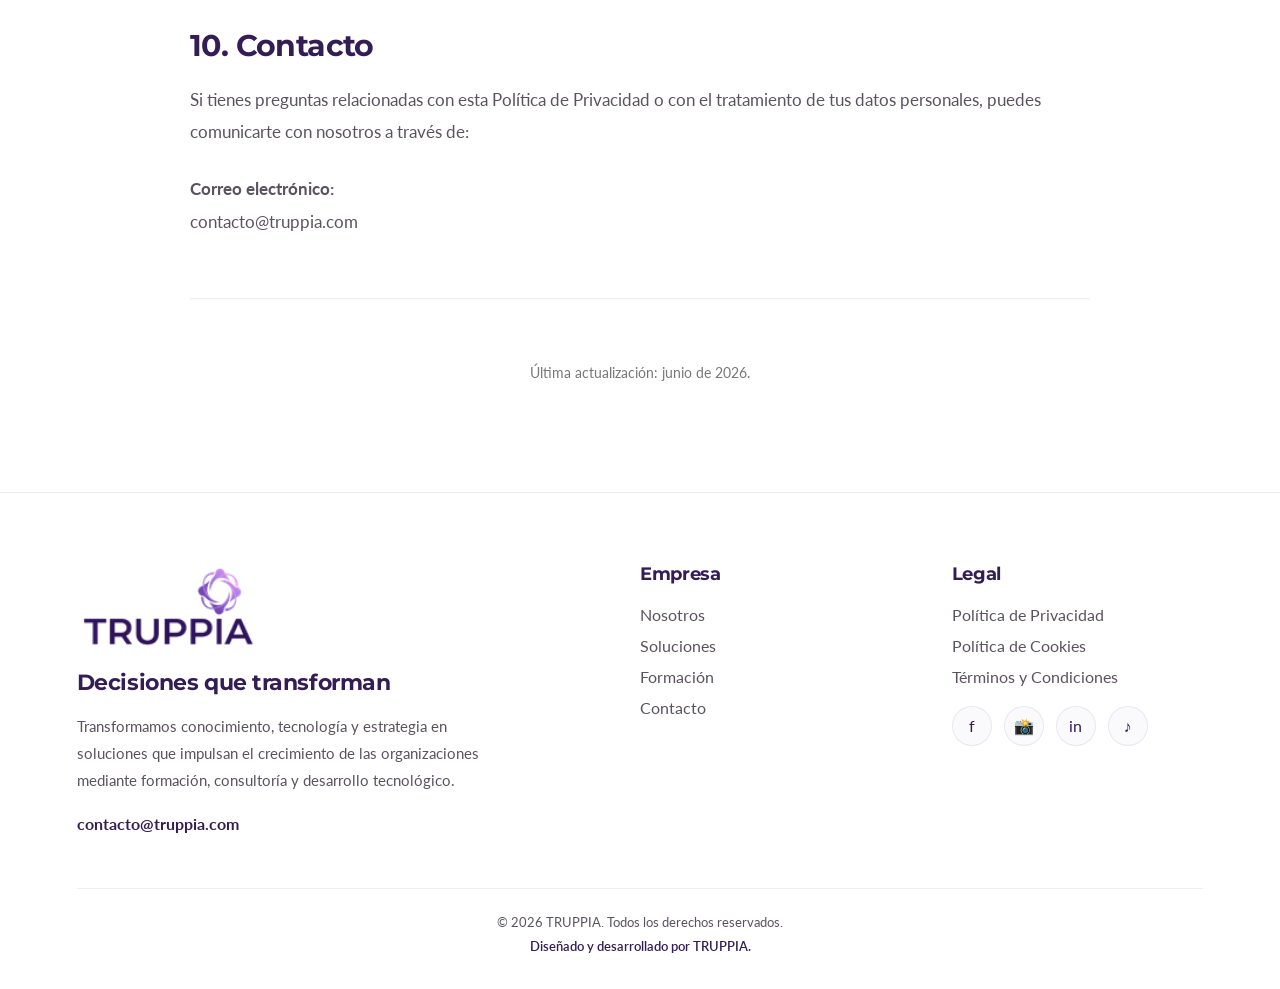
<file: privacy.html>
<!DOCTYPE html>
<html lang="es">

<head>

<meta charset="UTF-8">
<meta name="viewport" content="width=device-width, initial-scale=1.0">

<title>Política de Privacidad | TRUPPIA</title>

<link rel="icon" type="image/png" href="favicon.png">

<link rel="preconnect" href="https://fonts.googleapis.com">
<link rel="preconnect" href="https://fonts.gstatic.com" crossorigin>

<link href="https://fonts.googleapis.com/css2?family=Lato:wght@300;400;700&family=Montserrat:wght@400;500;700;800&display=swap" rel="stylesheet">

<link rel="stylesheet" href="Style.css">

</head>

<body>

<header class="navbar">

    <div class="navbar-container">

        <a href="index.html" class="logo-area">

            <img src="logo-truppia.png" alt="TRUPPIA Logo">

        </a>

        <nav class="nav-menu">

    <a href="index.html#nosotros" class="nav-link">Nosotros</a>

    <a href="index.html#soluciones" class="nav-link">Soluciones</a>

    <a href="index.html#formacion" class="nav-link">Formación</a>

    <a href="index.html#contacto" class="nav-link">Contacto</a>

</nav>

    </div>

</header>


<section class="legal-hero">

    <div class="legal-container">

        <span class="legal-badge">
            Confianza y Transparencia
        </span>

        <h1>
            Política de Privacidad
        </h1>

        <p class="legal-intro">

            En TRUPPIA entendemos que la confianza es la base de toda relación con nuestros
            clientes, aliados y usuarios. Por ello, protegemos la información personal con
            responsabilidad, transparencia y respeto, aplicando buenas prácticas para garantizar
            un tratamiento adecuado de los datos.
            
        </p>

        </div>

</section>


<section class="legal-content">

    <div class="legal-container">

        <h2>1. Compromiso con la privacidad</h2>

<p>
En TRUPPIA entendemos que la confianza es el fundamento de toda relación profesional. Por ello, nos comprometemos a proteger la información personal de quienes visitan nuestro sitio web y utilizan nuestros servicios, actuando con transparencia, responsabilidad y respeto por la privacidad.
</p>

<p>
Esta Política de Privacidad describe cómo recopilamos, utilizamos, almacenamos y protegemos la información que los usuarios proporcionan al interactuar con nuestro sitio web.
</p>

<h2>2. Información que recopilamos</h2>

<p>Podemos recopilar información como:</p>

<ul>
<li>Nombre y apellidos.</li>
<li>Correo electrónico.</li>
<li>Empresa u organización.</li>
<li>Cargo.</li>
<li>Número de contacto (cuando sea suministrado).</li>
<li>Información relacionada con solicitudes de información o cotizaciones.</li>
<li>Datos técnicos de navegación, como dirección IP, navegador utilizado y páginas visitadas.</li>
</ul>

<h2>3. Finalidad del tratamiento de los datos</h2>

<p>La información recopilada podrá utilizarse para:</p>

<ul>
<li>Responder solicitudes realizadas por los usuarios.</li>
<li>Enviar información sobre nuestros servicios.</li>
<li>Preparar propuestas comerciales.</li>
<li>Mejorar la experiencia de navegación.</li>
<li>Realizar análisis estadísticos sobre el uso del sitio web.</li>
<li>Cumplir obligaciones legales cuando corresponda.</li>
</ul>

<h2>4. Protección de la información</h2>

<p>
TRUPPIA adopta medidas técnicas y organizativas razonables para proteger la información personal frente a accesos no autorizados, pérdida, alteración o divulgación indebida.
</p>

<p>
Aunque implementamos mecanismos de seguridad, ningún sistema de transmisión o almacenamiento de información en Internet puede garantizar una seguridad absoluta.
</p>

<h2>5. Uso y divulgación de la información</h2>

<p>
TRUPPIA no vende ni comercializa la información personal de sus usuarios.
</p>

<p>
La información únicamente podrá compartirse cuando sea necesario para la prestación de nuestros servicios, por obligación legal o mediante autorización expresa del titular de los datos.
</p>

<h2>6. Uso de cookies</h2>

<p>
Este sitio web utiliza cookies y tecnologías similares para mejorar la experiencia del usuario, analizar el comportamiento de navegación y optimizar el funcionamiento del sitio. La información detallada puede consultarse en nuestra Política de Cookies.
</p>

<h2>7. Derechos de los usuarios</h2>

<p>Los titulares de la información podrán:</p>

<ul>
<li>Conocer los datos personales tratados por TRUPPIA.</li>
<li>Solicitar la actualización o corrección de su información.</li>
<li>Solicitar la eliminación de sus datos cuando sea procedente.</li>
<li>Revocar el consentimiento otorgado para el tratamiento de datos personales.</li>
<li>Presentar consultas relacionadas con el tratamiento de su información.</li>
</ul>

<h2>8. Conservación de la información</h2>

<p>
Los datos personales serán conservados únicamente durante el tiempo necesario para cumplir las finalidades descritas en esta política o mientras exista una obligación legal que así lo exija.
</p>

<h2>9. Cambios en esta política</h2>

<p>
TRUPPIA podrá actualizar esta Política de Privacidad cuando sea necesario para reflejar cambios normativos, tecnológicos o en la prestación de sus servicios. La fecha de actualización será publicada en esta misma página.
</p>

<h2>10. Contacto</h2>

<p>
Si tienes preguntas relacionadas con esta Política de Privacidad o con el tratamiento de tus datos personales, puedes comunicarte con nosotros a través de:
</p>

<p>
<strong>Correo electrónico:</strong><br>
contacto@truppia.com
</p>

<hr style="margin:60px 0; opacity:.15;">

<p style="text-align:center;color:#777;font-size:14px;">
Última actualización: junio de 2026.
</p>

    </div>

</section>

<footer class="main-footer">

    <div class="footer-container">

        <!-- ===========================
             COLUMNA 1
        ============================ -->

        <div class="footer-brand">

            <img src="logo-truppia.png"
                 alt="TRUPPIA"
                 class="footer-logo-img">

            <h3 class="footer-tagline">
                Decisiones que transforman
            </h3>

            <p class="footer-description">
                Transformamos conocimiento, tecnología y estrategia
                en soluciones que impulsan el crecimiento de las
                organizaciones mediante formación, consultoría y
                desarrollo tecnológico.
            </p>

            <p class="footer-email">
                contacto@truppia.com
            </p>

        </div>

        <!-- ===========================
             COLUMNA 2
        ============================ -->

        <div class="footer-column">

            <h3>Empresa</h3>

            <ul>

                <li><a href="#nosotros">Nosotros</a></li>

                <li><a href="#soluciones">Soluciones</a></li>

                <li><a href="#formacion">Formación</a></li>

                <li><a href="#contacto">Contacto</a></li>

            </ul>

        </div>

        <!-- ===========================
             COLUMNA 3
        ============================ -->

        <div class="footer-column">

            <h3>Legal</h3>

            <ul>

                <li>
                    <a href="privacy.html">
                        Política de Privacidad
                    </a>
                </li>

                <li>
                    <a href="cookies.html">
                        Política de Cookies
                    </a>
                </li>

                <li>
                    <a href="terms.html">
                        Términos y Condiciones
                    </a>
                </li>

            </ul>

            <div class="footer-social">

                <a href="https://www.facebook.com/profile.php?id=61590745681911"
                   target="_blank">f</a>

                <a href="https://www.instagram.com/truppia.oficial/"
                   target="_blank">📸</a>

                <a href="https://www.linkedin.com/company/129414101"
                   target="_blank">in</a>

                <a href="https://www.tiktok.com/@truppia.oficial"
                   target="_blank">♪</a>

            </div>

        </div>

    </div>

    <div class="footer-bottom">

        <p class="copyright">

            © 2026 TRUPPIA. Todos los derechos reservados.

        </p>

        <p class="footer-developed">

            Diseñado y desarrollado por TRUPPIA.

        </p>

    </div>

</footer>


</body>

</html>
</file>
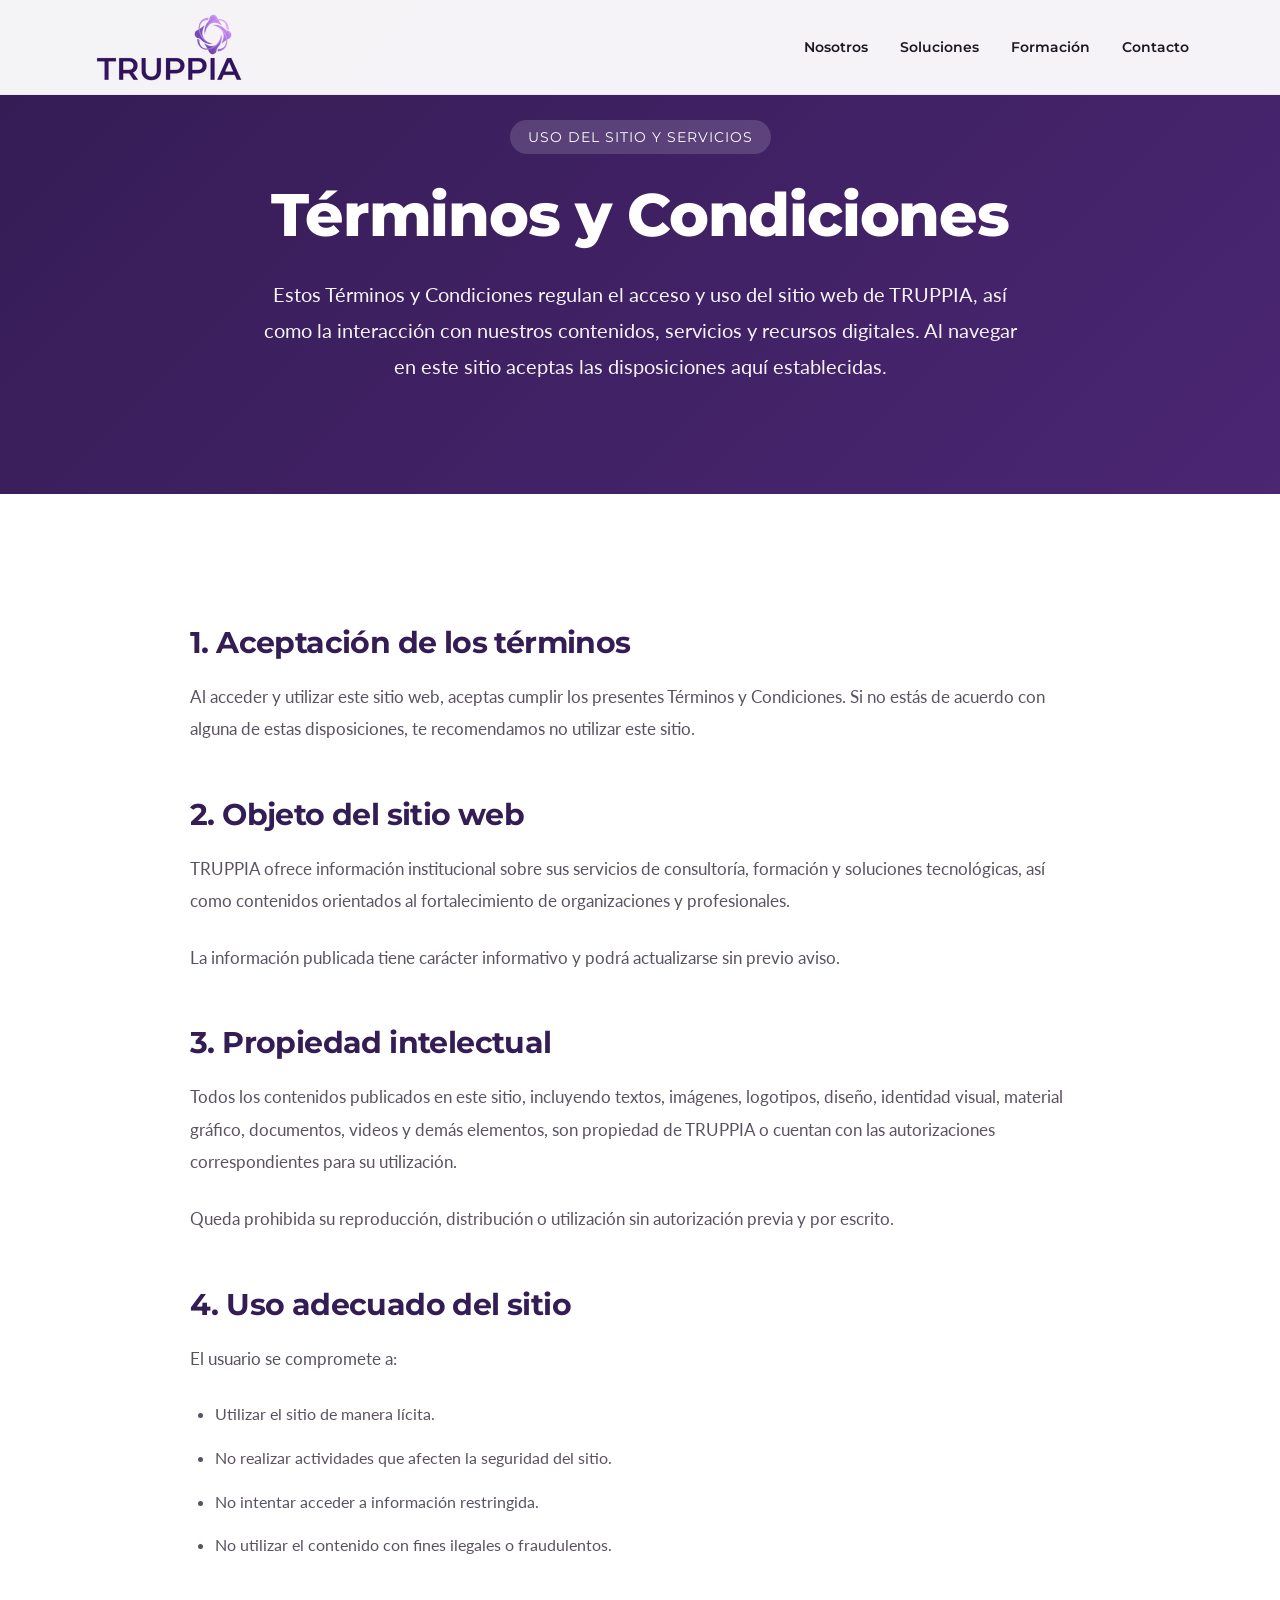
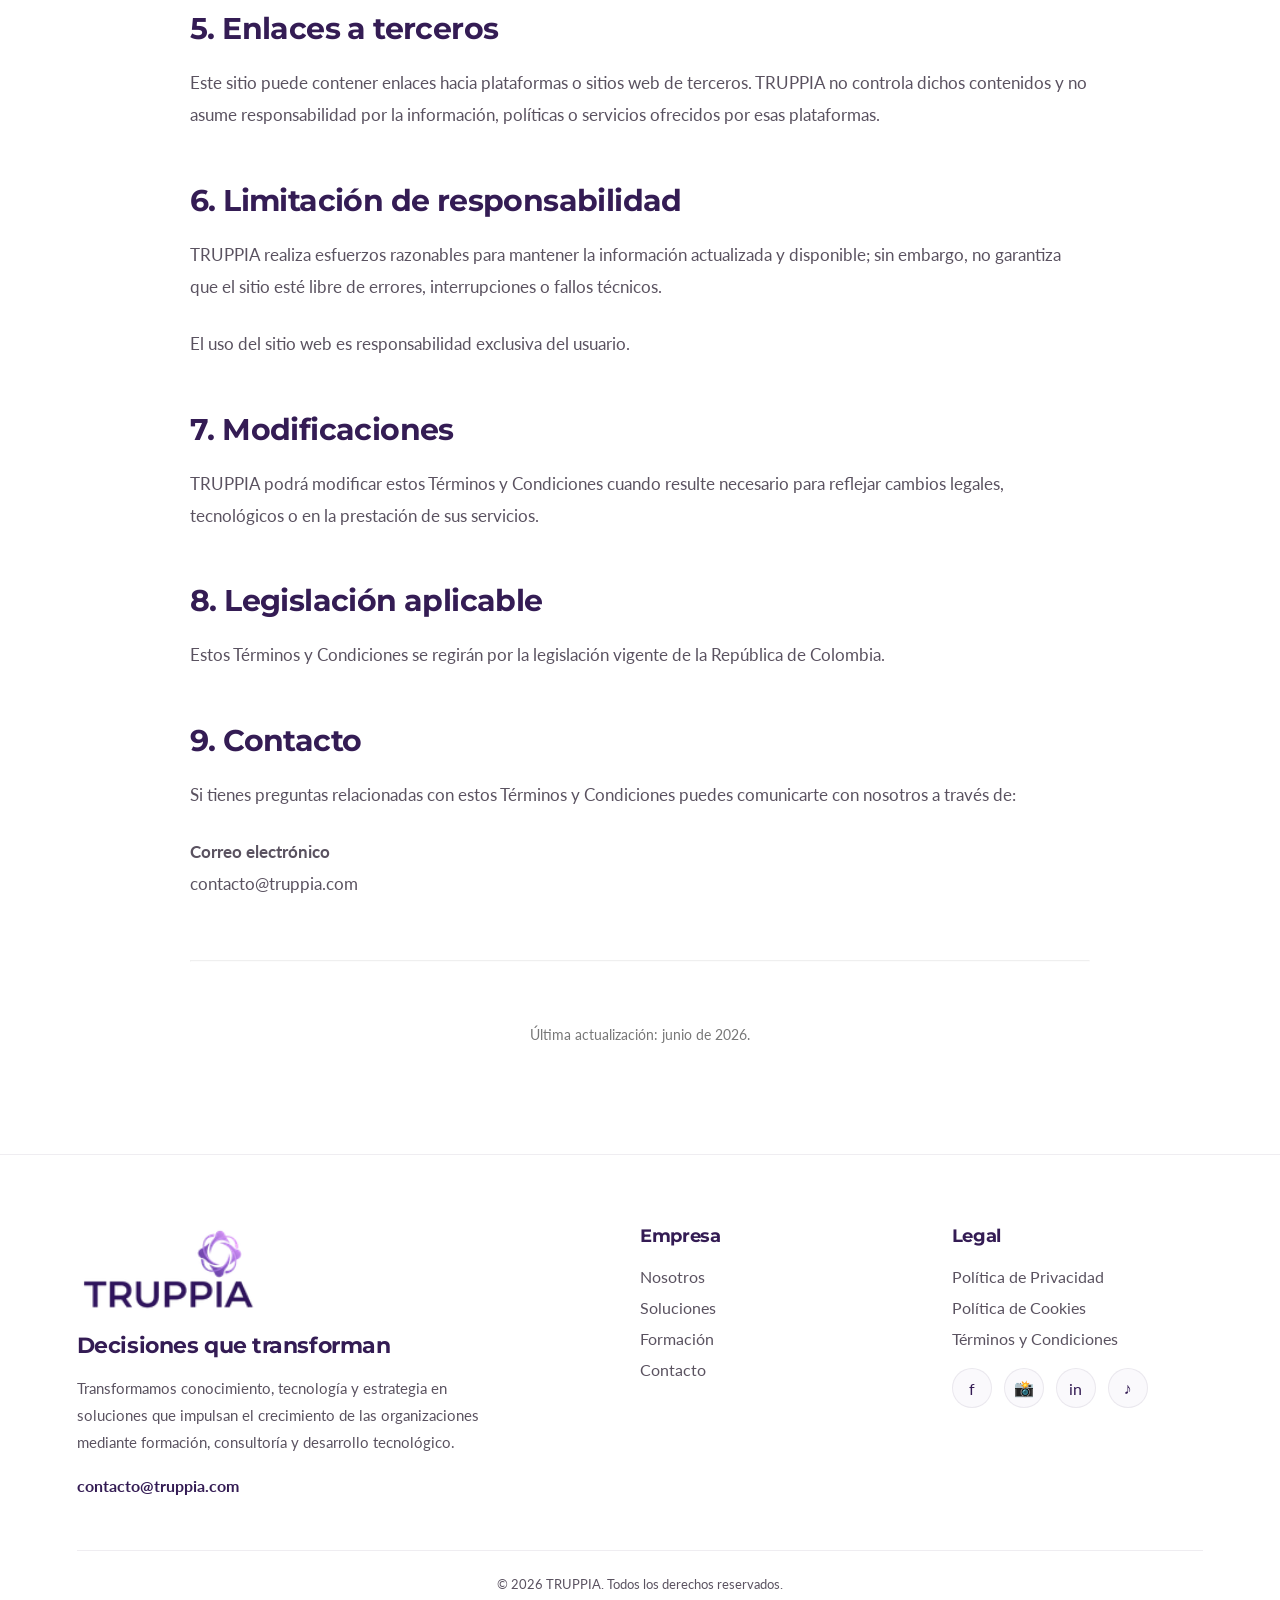
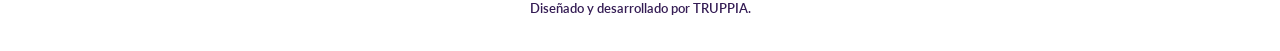
<file: terms.html>
<!DOCTYPE html>
<html lang="es">

<head>

<meta charset="UTF-8">
<meta name="viewport" content="width=device-width, initial-scale=1.0">

<title>Términos y Condiciones | TRUPPIA</title>

<link rel="icon" type="image/png" href="favicon.png">

<link rel="preconnect" href="https://fonts.googleapis.com">
<link rel="preconnect" href="https://fonts.gstatic.com" crossorigin>

<link href="https://fonts.googleapis.com/css2?family=Lato:wght@300;400;700&family=Montserrat:wght@400;500;700;800&display=swap" rel="stylesheet">

<link rel="stylesheet" href="Style.css">

</head>

<body>

<header class="navbar">

    <div class="navbar-container">

        <a href="index.html" class="logo-area">

            <img src="logo-truppia.png" alt="TRUPPIA Logo">

        </a>

        <nav class="nav-menu">

    <a href="index.html#nosotros" class="nav-link">Nosotros</a>

    <a href="index.html#soluciones" class="nav-link">Soluciones</a>

    <a href="index.html#formacion" class="nav-link">Formación</a>

    <a href="index.html#contacto" class="nav-link">Contacto</a>

</nav>

    </div>

</header>


<section class="legal-hero">

    <div class="legal-container">

        <span class="legal-badge">
            Uso del Sitio y Servicios
        </span>

        <h1>
            Términos y Condiciones
        </h1>

        <p class="legal-intro">

            Estos Términos y Condiciones regulan el acceso y uso del sitio web de TRUPPIA,
            así como la interacción con nuestros contenidos, servicios y recursos digitales.
            Al navegar en este sitio aceptas las disposiciones aquí establecidas.
                    
        </p>

        </div>
</section>

<section class="legal-content">

<div class="legal-container">

<h2>1. Aceptación de los términos</h2>

<p>
Al acceder y utilizar este sitio web, aceptas cumplir los presentes Términos y Condiciones. Si no estás de acuerdo con alguna de estas disposiciones, te recomendamos no utilizar este sitio.
</p>

<h2>2. Objeto del sitio web</h2>

<p>
TRUPPIA ofrece información institucional sobre sus servicios de consultoría, formación y soluciones tecnológicas, así como contenidos orientados al fortalecimiento de organizaciones y profesionales.
</p>

<p>
La información publicada tiene carácter informativo y podrá actualizarse sin previo aviso.
</p>

<h2>3. Propiedad intelectual</h2>

<p>
Todos los contenidos publicados en este sitio, incluyendo textos, imágenes, logotipos, diseño, identidad visual, material gráfico, documentos, videos y demás elementos, son propiedad de TRUPPIA o cuentan con las autorizaciones correspondientes para su utilización.
</p>

<p>
Queda prohibida su reproducción, distribución o utilización sin autorización previa y por escrito.
</p>

<h2>4. Uso adecuado del sitio</h2>

<p>El usuario se compromete a:</p>

<ul>

<li>Utilizar el sitio de manera lícita.</li>

<li>No realizar actividades que afecten la seguridad del sitio.</li>

<li>No intentar acceder a información restringida.</li>

<li>No utilizar el contenido con fines ilegales o fraudulentos.</li>

</ul>

<h2>5. Enlaces a terceros</h2>

<p>
Este sitio puede contener enlaces hacia plataformas o sitios web de terceros. TRUPPIA no controla dichos contenidos y no asume responsabilidad por la información, políticas o servicios ofrecidos por esas plataformas.
</p>

<h2>6. Limitación de responsabilidad</h2>

<p>
TRUPPIA realiza esfuerzos razonables para mantener la información actualizada y disponible; sin embargo, no garantiza que el sitio esté libre de errores, interrupciones o fallos técnicos.
</p>

<p>
El uso del sitio web es responsabilidad exclusiva del usuario.
</p>

<h2>7. Modificaciones</h2>

<p>
TRUPPIA podrá modificar estos Términos y Condiciones cuando resulte necesario para reflejar cambios legales, tecnológicos o en la prestación de sus servicios.
</p>

<h2>8. Legislación aplicable</h2>

<p>
Estos Términos y Condiciones se regirán por la legislación vigente de la República de Colombia.
</p>

<h2>9. Contacto</h2>

<p>
Si tienes preguntas relacionadas con estos Términos y Condiciones puedes comunicarte con nosotros a través de:
</p>

<p>

<strong>Correo electrónico</strong><br>

contacto@truppia.com

</p>

<hr style="margin:60px 0; opacity:.15;">

<p style="text-align:center;color:#777;font-size:14px;">

Última actualización: junio de 2026.

</p>

</div>

</section>

<footer class="main-footer">

    <div class="footer-container">

        <!-- ===========================
             COLUMNA 1
        ============================ -->

        <div class="footer-brand">

            <img src="logo-truppia.png"
                 alt="TRUPPIA"
                 class="footer-logo-img">

            <h3 class="footer-tagline">
                Decisiones que transforman
            </h3>

            <p class="footer-description">
                Transformamos conocimiento, tecnología y estrategia
                en soluciones que impulsan el crecimiento de las
                organizaciones mediante formación, consultoría y
                desarrollo tecnológico.
            </p>

            <p class="footer-email">
                contacto@truppia.com
            </p>

        </div>

        <!-- ===========================
             COLUMNA 2
        ============================ -->

        <div class="footer-column">

            <h3>Empresa</h3>

            <ul>

                <li><a href="#nosotros">Nosotros</a></li>

                <li><a href="#soluciones">Soluciones</a></li>

                <li><a href="#formacion">Formación</a></li>

                <li><a href="#contacto">Contacto</a></li>

            </ul>

        </div>

        <!-- ===========================
             COLUMNA 3
        ============================ -->

        <div class="footer-column">

            <h3>Legal</h3>

            <ul>

                <li>
                    <a href="privacy.html">
                        Política de Privacidad
                    </a>
                </li>

                <li>
                    <a href="cookies.html">
                        Política de Cookies
                    </a>
                </li>

                <li>
                    <a href="terms.html">
                        Términos y Condiciones
                    </a>
                </li>

            </ul>

            <div class="footer-social">

                <a href="https://www.facebook.com/profile.php?id=61590745681911"
                   target="_blank">f</a>

                <a href="https://www.instagram.com/truppia.oficial/"
                   target="_blank">📸</a>

                <a href="https://www.linkedin.com/company/129414101"
                   target="_blank">in</a>

                <a href="https://www.tiktok.com/@truppia.oficial"
                   target="_blank">♪</a>

            </div>

        </div>

    </div>

    <div class="footer-bottom">

        <p class="copyright">

            © 2026 TRUPPIA. Todos los derechos reservados.

        </p>

        <p class="footer-developed">

            Diseñado y desarrollado por TRUPPIA.

        </p>

    </div>

</footer>


</body>

</html>
</file>
<file: Style.css>
/* ==========================================================================
   RESET & VARIABLES
   ========================================================================== */
* {
    margin: 0;
    padding: 0;
    box-sizing: border-box;
}

:root {
    --primary-purple: #341C54;   /* Color principal institucional */
    --light-purple-bg: #FAF9FC;  /* Fondo premium claro */
    --text-dark: #1E1625;        /* Contraste oscuro refinado */
    --text-muted: #5A5260;       /* Gris corporativo suave */
    --white: #FFFFFF;
    --transition-smooth: all 0.4s cubic-bezier(0.16, 1, 0.3, 1);
}

html {
    scroll-behavior: smooth;
}

body {
    font-family: 'Lato', sans-serif;
    color: var(--text-dark);
    background-color: var(--white);
    overflow-x: hidden;
    -webkit-font-smoothing: antialiased;
}

h1, h2, h3 {
    font-family: 'Montserrat', sans-serif;
    font-weight: 700;
    letter-spacing: -0.02em;
}

/* ==========================================================================
   NAVBAR & LOGO SUPERIOR OFICIAL
   ========================================================================== */
.navbar {
    background-color: rgba(255, 255, 255, 0.95);
    backdrop-filter: blur(10px);
    border-bottom: 1px solid rgba(52, 28, 84, 0.06);
    position: fixed;
    top: 0;
    width: 100%;
    z-index: 1000;
    padding: 10px 0;
}

.navbar-container {
    max-width: 1200px;
    margin: 0 auto;
    display: flex;
    justify-content: space-between;
    align-items: center;
    padding: 0 4%;
}

.logo-area {
    display: flex;
    align-items: center;
    text-decoration: none;
}

/* Ajuste 3: Altura a 38px y colores nativos originales */
.brand-logo-img {
    height: 38px; 
    width: auto;
    object-fit: contain;
    transition: var(--transition-smooth);
}

.brand-logo-img:hover {
    transform: scale(1.02);
}

.nav-menu {
    display: flex;
    gap: 32px;
}

.nav-link {
    font-family: 'Montserrat', sans-serif;
    font-size: 14px;
    font-weight: 600;
    color: var(--text-dark);
    text-decoration: none;
    transition: var(--transition-smooth);
}

.nav-link:hover {
    color: var(--primary-purple);
    transform: translateY(-1px);
}

/* ==========================================================================
   PANTALLA 1: HERO SECTION
   ========================================================================== */
.hero-section {
    position: relative;
    height: 100vh;
    min-height: 600px;
    background: url('hero-truppia.jpg') no-repeat center center/cover;
    display: flex;
    align-items: center;
    justify-content: center;
    text-align: center;
    padding-top: 80px;
}

.hero-overlay {
    position: absolute;
    top: 0;
    left: 0;
    width: 100%;
    height: 100%;
    background: linear-gradient(
        135deg,
        rgba(52, 28, 84, 0.72) 0%,
        rgba(26, 12, 45, 0.65) 100%
    );
    z-index: 1;
}

.hero-content {
    position: relative;
    z-index: 2;
    max-width: 700px;
    margin: 0 auto;
    padding: 0 20px;
}

.hero-tagline {
    font-size: clamp(48px, 8vw, 84px);
    line-height: 0.95;
    color: #ffffff;
    margin-bottom: 40px;
    font-weight: 700;
    text-shadow: 0 3px 15px rgba(0,0,0,0.35);
}

.hero-title {
    font-family: 'Montserrat', sans-serif;
    font-size: clamp(26px, 3vw, 36px);
    line-height: 1.35;
    color: #ffffff;
    margin-bottom: 28px;
    font-weight: 500;
    max-width: 900px;
    margin-left: auto;
    margin-right: auto;
    text-shadow: 0 2px 8px rgba(0,0,0,0.30);
}

.hero-subtitle {
    font-family: 'Lato', sans-serif;
    font-size: clamp(18px, 2vw, 23px);
    line-height: 1.7;
    color: rgba(255,255,255,0.92);
    margin-bottom: 45px;
    font-weight: 300;
    max-width: 780px;
    margin-left: auto;
    margin-right: auto;
    letter-spacing: 0.01em;
    text-shadow: 0 2px 8px rgba(0,0,0,0.25);
}

.btn-primary {
    display: inline-block;
    background-color: var(--primary-purple);
    color: #ffffff;
    padding: 16px 40px;
    font-family: 'Montserrat', sans-serif;
    font-weight: 700;
    font-size: 14px;
    letter-spacing: 0.05em;
    text-decoration: none;
    border: 2px solid rgba(255,255,255,0.15);
    border-radius: 4px;
    transition: var(--transition-smooth);
}

.btn-primary:hover {
    background-color: #ffffff;
    color: var(--primary-purple);
    box-shadow: 0 10px 30px rgba(0,0,0,0.15);
    transform: translateY(-2px);
}

/* ==========================================================================
   PANTALLA 2: INTRODUCCIÓN CORPORATIVA
   ========================================================================== */
.intro-section {
    padding: 120px 4%;
    background-color: var(--white);
}

.intro-container {
    max-width: 1100px;
    margin: 0 auto;
    display: grid;
    grid-template-columns: 1.2fr 1fr;
    gap: 80px;
    align-items: center;
}

.intro-text-side h2 {
    font-size: clamp(28px, 4vw, 38px);
    color: var(--primary-purple);
    line-height: 1.3;
    margin-bottom: 28px;
}

.intro-text-side p {
    font-size: 16px;
    color: var(--text-muted);
    margin-bottom: 20px;
    line-height: 1.7;
}

.intro-image-side img {
    width: 100%;
    height: auto;
    border-radius: 8px;
    box-shadow: 0 20px 40px rgba(52, 28, 84, 0.06);
}

/* ==========================================================================
   PANTALLA 3: PILARES Y SOLUCIONES
   ========================================================================== */
.pillars-section {
    padding: 100px 4% 120px 4%;
    background-color: var(--light-purple-bg);
}

.pillars-container {
    max-width: 1200px;
    margin: 0 auto;
}

.pillars-main-title {
    text-align: center;
    font-size: clamp(26px, 3.5vw, 36px);
    color: var(--primary-purple);
    margin-bottom: 64px;
}

.pillars-grid {
    display: grid;
    grid-template-columns: repeat(auto-fit, minmax(320px, 1fr));
    gap: 40px;
}

.pillar-card {
    background-color: var(--white);
    border-radius: 6px;
    overflow: hidden;
    box-shadow: 0 4px 25px rgba(0,0,0,0.02);
    border-top: 4px solid var(--primary-purple);
    transition: var(--transition-smooth);
}

.pillar-card:hover {
    transform: translateY(-8px);
    box-shadow: 0 20px 40px rgba(52, 28, 84, 0.05);
}

.pillar-image-wrapper {
    height: 220px;
    overflow: hidden;
}

.pillar-image-wrapper img {
    width: 100%;
    height: 100%;
    object-fit: cover;
    transition: var(--transition-smooth);
}

.pillar-card:hover .pillar-image-wrapper img {
    transform: scale(1.05);
}

.pillar-info {
    padding: 35px 30px;
}

.pillar-info h3 {
    font-size: 22px;
    color: var(--primary-purple);
    margin-bottom: 14px;
}

.pillar-info p {
    font-size: 15px;
    color: var(--text-muted);
    line-height: 1.6;
}

/* ==========================================================================
   PANTALLA 4: BANNER PROPÓSITO INTERMEDIO
   ========================================================================== */
.purpose-banner {
    background-color: var(--primary-purple);
    padding: 90px 6%;
    text-align: center;
}

.purpose-container {
    max-width: 950px;
    margin: 0 auto;
}

.purpose-banner p {
    font-family: 'Montserrat', sans-serif;
    font-size: clamp(20px, 3vw, 28px);
    color: var(--white);
    font-weight: 400;
    line-height: 1.5;
}

/* ==========================================================================
   PANTALLA 5: PROGRAMA DESTACADO
   ========================================================================== */
.featured-section {
    padding: 120px 4%;
    background-color: var(--light-purple-bg);
    display: flex;
    justify-content: center;
}

.featured-box {
    background-color: var(--white);
    max-width: 850px;
    width: 100%;
    padding: 60px 50px;
    border-radius: 4px;
    text-align: center;
    box-shadow: 0 15px 50px rgba(52, 28, 84, 0.04);
    border-top: 4px solid var(--primary-purple);
}

.featured-tag {
    font-family: 'Montserrat', sans-serif;
    font-size: 12px;
    font-weight: 700;
    color: #9C7BFF;
    letter-spacing: 0.15em;
    display: inline-block;
    margin-bottom: 20px;
}

.featured-box h2 {
    font-size: clamp(24px, 3.5vw, 34px);
    color: var(--primary-purple);
    margin-bottom: 20px;
}

.featured-box p {
    font-size: 16px;
    color: var(--text-muted);
    line-height: 1.7;
    margin-bottom: 35px;
    max-width: 650px;
    margin-left: auto;
    margin-right: auto;
}

.btn-dark-purple {
    display: inline-block;
    background-color: #7A5CA8;
    color: var(--white);
    padding: 15px 35px;
    font-family: 'Montserrat', sans-serif;
    font-weight: 700;
    font-size: 13px;
    letter-spacing: 0.05em;
    text-decoration: none;
    border-radius: 4px;
    transition: var(--transition-smooth);
}

.btn-dark-purple:hover {
    background-color: var(--text-dark);
    transform: translateY(-2px);
}

/* ==========================================================================
   PANTALLA 6: BANNER EVOLUCIÓN
   ========================================================================== */
.evolution-banner {
    position: relative;
    padding: 120px 4%;
    background: url('futuro-truppia.jpeg') no-repeat center center/cover;
    text-align: center;
}

.evolution-overlay {
    background: linear-gradient(
        rgba(52, 28, 84, 0.50),
        rgba(52, 28, 84, 0.60)
    );
}

.evolution-content {
    position: relative;
    z-index: 1;
    max-width: 800px;
    margin: 0 auto;
    color: var(--white);
}

.evolution-content h2 {
    font-size: 42px;
    font-weight: 400;
    line-height: 1.05;
    color: #ffffff;
    margin-bottom: 25px;
}

.evolution-sub {
    font-size: 22px;
    line-height: 1.25;
    margin-bottom: 18px;
}

.evolution-highlight {
    font-size: 28px;
    font-weight: 800;
    color: #c3a3dc;
    line-height: 1.2;
}

/* ==========================================================================
   PANTALLA 7 - CONTACTO
   ========================================================================== */

.contact-section{
    padding:120px 4% 0;
    background:var(--white);
    text-align:center;
}

.contact-container{
    max-width:700px;
    margin:0 auto 70px;
}

.contact-title{
    font-size:clamp(38px,5vw,54px);
    color:var(--primary-purple);
    margin-bottom:18px;
    font-weight:700;
}

.contact-subtitle{
    font-size:18px;
    color:var(--text-muted);
    line-height:1.7;
    margin-bottom:35px;
}

.email-badge{
    display:inline-flex;
    align-items:center;
    gap:12px;
    background:var(--light-purple-bg);
    padding:15px 28px;
    border-radius:50px;
    border:1px solid rgba(52,28,84,.08);
}

.email-icon{
    color:var(--primary-purple);
    font-size:18px;
}

.email-badge a{
    text-decoration:none;
    color:var(--primary-purple);
    font-weight:700;
    font-family:'Montserrat',sans-serif;
}

/* ==========================================================================
   FOOTER PREMIUM TRUPPIA
   ========================================================================== */

.main-footer{
    border-top:1px solid rgba(52,28,84,.08);
    background:#ffffff;
    padding:70px 6% 35px;
}

/* Contenedor principal */

.footer-container{
    max-width:1200px;
    margin:0 auto;
    display:grid;
    grid-template-columns:2fr 1fr 1fr;
    gap:60px;
    align-items:flex-start;
}

/* Primera columna */

.footer-brand{
    display:flex;
    flex-direction:column;
}

.footer-logo-img{
    width:180px;
    height:auto;
    margin-bottom:20px;
}

.footer-tagline{
    font-family:'Montserrat',sans-serif;
    font-size:22px;
    font-weight:700;
    color:var(--primary-purple);
    margin-bottom:15px;
    line-height:1.3;
}

.footer-description{
    font-size:15px;
    color:var(--text-muted);
    line-height:1.8;
    max-width:420px;
}

.footer-email{
    margin-top:20px;
    font-weight:700;
    color:var(--primary-purple);
}

/* Columnas */

.footer-column h3{
    font-family:'Montserrat',sans-serif;
    color:var(--primary-purple);
    font-size:18px;
    margin-bottom:20px;
}

.footer-column ul{
    list-style:none;
    padding:0;
    margin:0;
}

.footer-column li{
    margin-bottom:12px;
}

.footer-column a{
    color:var(--text-muted);
    text-decoration:none;
    transition:.25s;
}

.footer-column a:hover{
    color:var(--primary-purple);
}

/* Redes */

.footer-social{
    display:flex;
    gap:12px;
    margin-top:20px;
}

.footer-social a{
    width:40px;
    height:40px;
    border-radius:50%;
    display:flex;
    justify-content:center;
    align-items:center;
    background:var(--light-purple-bg);
    color:var(--primary-purple);
    text-decoration:none;
    transition:.3s;
    border:1px solid rgba(52,28,84,.08);
}

.footer-social a:hover{
    background:var(--primary-purple);
    color:#ffffff;
    transform:translateY(-3px);
}

/* Línea inferior */

.footer-bottom{
    border-top:1px solid rgba(52,28,84,.08);
    margin-top:55px;
    padding-top:25px;
    text-align:center;
}

.copyright{
    color:var(--text-muted);
    font-size:13px;
    margin-bottom:8px;
}

.footer-developed{
    font-size:13px;
    color:var(--primary-purple);
    font-weight:600;
}

/* ==========================================================================
   RESPONSIVE
   ========================================================================== */

@media(max-width:900px){

.footer-container{

grid-template-columns:1fr;
gap:45px;
text-align:center;

}

.footer-description{

max-width:100%;

}

.footer-brand{

align-items:center;

}

.footer-social{

justify-content:center;

}

}

/* ==========================================================================
   LEGAL PAGES
   ========================================================================== */

.legal-hero{
    background:linear-gradient(135deg,#341c54,#4b2673);
    color:#ffffff;
    padding:120px 6% 80px;
    text-align:center;
}

.legal-container{
    max-width:900px;
    margin:0 auto;
}

.legal-badge{
    display:inline-block;
    padding:8px 18px;
    border-radius:30px;
    background:rgba(255,255,255,.15);
    color:#ffffff;
    font-size:14px;
    letter-spacing:1px;
    text-transform:uppercase;
    margin-bottom:25px;
    font-family:'Montserrat',sans-serif;
}

.legal-hero h1{
    font-size:clamp(42px,5vw,60px);
    margin-bottom:25px;
    font-weight:800;
    line-height:1.2;
}

.legal-intro{
    font-size:20px;
    line-height:1.8;
    max-width:760px;
    margin:0 auto 30px;
    opacity:.95;
}

.legal-date{
    font-size:15px;
    opacity:.8;
}

.legal-content{
    padding:80px 6%;
    background:#ffffff;
}

.legal-content h2{
    color:var(--primary-purple);
    margin-top:50px;
    margin-bottom:20px;
    font-size:30px;
}

.legal-content p{
    color:var(--text-muted);
    line-height:1.9;
    margin-bottom:25px;
    font-size:17px;
}

.legal-content ul{
    margin:20px 0 30px 25px;
}

.legal-content li{
    margin-bottom:15px;
    line-height:1.8;
    color:var(--text-muted);
}

@media(max-width:768px){

.legal-hero{

padding:90px 6% 60px;

}

.legal-hero h1{

font-size:40px;

}

.legal-intro{

font-size:18px;

}

.legal-content{

padding:60px 6%;

}

}

.legal-table{

width:100%;
border-collapse:collapse;
margin:35px 0;

}

.legal-table th{

background:var(--primary-purple);
color:white;
padding:16px;
text-align:left;
font-family:'Montserrat',sans-serif;

}

.legal-table td{

padding:16px;
border-bottom:1px solid rgba(52,28,84,.08);
line-height:1.7;

}

.legal-table tr:nth-child(even){

background:#faf9fc;

}

@media(max-width:768px){

.legal-table{

font-size:14px;

}

}

/* ======================================================
   COOKIE BANNER
====================================================== */

.cookie-banner{

position:fixed;

bottom:25px;

left:50%;

transform:translateX(-50%);

width:min(92%,900px);

background:#ffffff;

border-radius:18px;

box-shadow:0 12px 35px rgba(0,0,0,.12);

padding:25px 30px;

z-index:9999;

border:1px solid rgba(52,28,84,.08);

display:none;

}

.cookie-content{

display:flex;

justify-content:space-between;

align-items:center;

gap:30px;

}

.cookie-text h3{

font-family:'Montserrat',sans-serif;

color:var(--primary-purple);

margin-bottom:10px;

font-size:22px;

}

.cookie-text p{

color:var(--text-muted);

line-height:1.7;

font-size:15px;

}

.cookie-text a{

color:var(--primary-purple);

font-weight:700;

text-decoration:none;

}

.cookie-buttons{

display:flex;

gap:12px;

}

.cookie-btn{

padding:12px 22px;

border:none;

border-radius:10px;

cursor:pointer;

font-family:'Montserrat',sans-serif;

font-weight:700;

transition:.3s;

}

.cookie-btn.primary{

background:var(--primary-purple);

color:#fff;

}

.cookie-btn.primary:hover{

opacity:.9;

}

.cookie-btn.secondary{

background:#ece8f7;

color:var(--primary-purple);

}

.cookie-btn.secondary:hover{

background:#ddd4ef;

}

@media(max-width:768px){

.cookie-content{

flex-direction:column;

align-items:flex-start;

}

.cookie-buttons{

width:100%;

justify-content:flex-end;

}

}

/*=====================================================
COOKIE SETTINGS MODAL
=====================================================*/

.cookie-modal{

display:none;

position:fixed;

top:0;

left:0;

width:100%;

height:100%;

background:rgba(25,18,45,.65);

backdrop-filter:blur(6px);

z-index:9999;

justify-content:center;

align-items:center;

padding:20px;

}

.cookie-modal-content{

background:#ffffff;

width:90%;

max-width:680px;

border-radius:24px;

padding:38px;

box-shadow:0 30px 80px rgba(0,0,0,.25);

animation:popup .25s ease;

}

.cookie-modal-content h2{

font-family:'Montserrat',sans-serif;

font-size:30px;

font-weight:800;

color:var(--primary-purple);

margin-bottom:18px;

line-height:1.2;

}

.cookie-modal-intro{

font-size:16px;

line-height:1.65;

margin-bottom:40px;

color:#5b5b5b;

max-width:620px;

}

.cookie-option{

display:flex;

justify-content:space-between;

align-items:center;

padding:16px 0;

border-bottom:1px solid #ececec;

gap:30px;

}

.cookie-option strong{

display:block;

font-family:'Montserrat',sans-serif;

font-size:18px;

font-weight:700;

color:var(--primary-purple);

margin-bottom:6px;

}

.cookie-option p{

margin:0;

color:#666;

font-size:15px;

line-height:1.7;

}

.cookie-option input{

width:24px;

height:24px;

cursor:pointer;

accent-color:var(--primary-purple);

}

.cookie-modal-buttons{

display:flex;

justify-content:flex-end;

gap:18px;

margin-top:40px;

}
/*=====================================================
ANIMACIÓN
=====================================================*/

@keyframes popup{

from{

opacity:0;

transform:translateY(20px) scale(.98);

}

to{

opacity:1;

transform:translateY(0) scale(1);

}

}
</file>
